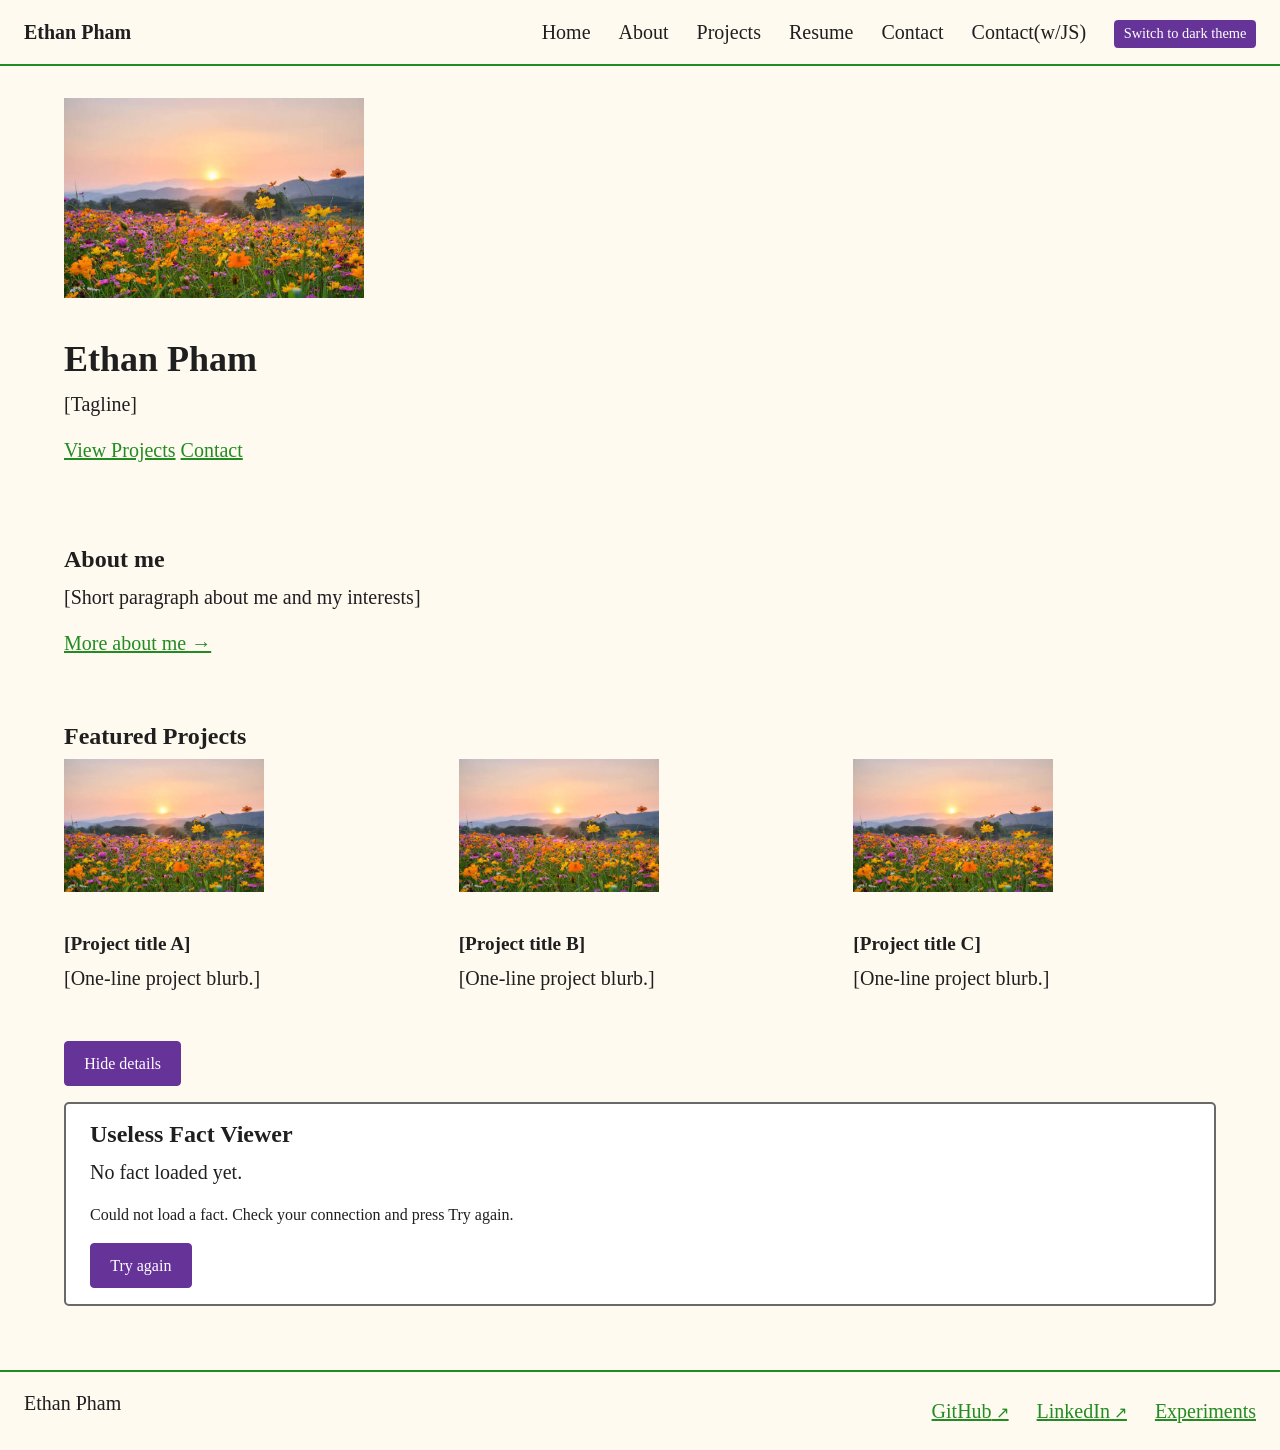
<file: index.html>
<!DOCTYPE html>
<html lang="en">
<head>
  <meta charset="UTF-8">
  <meta name="viewport" content="width=device-width, initial-scale=1.0">
  <meta name = "view-transition" content = "same-origin">
  <title>Ethan Pham — Home</title>
  <link rel="stylesheet" href="personal.css">
  <link rel="stylesheet" href="fact-viewer.css">
  <script> //Placeholder for third-party analytics script </script>
  <script src="theme.js"></script>
  <script src="fact-viewer.js" defer></script>
</head>
<body>
  <header>
    <a href="index.html">Ethan Pham</a>
    <nav>
      <ul>
        <li><a href="index.html">Home</a></li>
        <li><a href="about.html">About</a></li>
        <li><a href="projects.html">Projects</a></li>
        <li><a href="resume.html">Resume</a></li>
        <li><a href="form-no-js.html">Contact</a></li>
        <li><a href="form-with-js.html">Contact(w/JS)</a></li>
        <li id="theme-control" hidden><button type="button">Switch to dark theme</button></li>
      </ul>
    </nav>
  </header>

  <main>
    <section>
      <picture>
        <source srcset="images/placeholder.jpeg" media="(max-width: 600px)">
        <img src="images/placeholder.jpeg" alt="Headshot of me" width="300" height="900">
      </picture>
      <h1>Ethan Pham</h1>
      <p>[Tagline]</p>
      <p>
        <a href="projects.html">View Projects</a>
        <a href="form-with-js.html">Contact</a>
      </p>
    </section>

    <section>
        <h2>About me</h2>
        <p>[Short paragraph about me and my interests]</p>
        <a href="about.html">More about me →</a>
    </section>

    <section>
        <h2>Featured Projects</h2>
        <div>
          <article>
            <img src="images/placeholder.jpeg" alt="Screenshot of Project A" width="200" height="200">
            <h3>[Project title A]</h3>
            <p>[One-line project blurb.]</p>
          </article>
          <article>
            <img src="images/placeholder.jpeg" alt="Screenshot of Project B" width="200" height="200">
            <h3>[Project title B]</h3>
            <p>[One-line project blurb.]</p>
          </article>
          <article>
            <img src="images/placeholder.jpeg" alt="Screenshot of Project C" width="200" height="200">
            <h3>[Project title C]</h3>
            <p>[One-line project blurb.]</p>
          </article>
        </div>
    </section>


    <section>
      <button type="button" id="toggle-compact" hidden>Hide details</button>
      <fact-viewer><noscript>Enable JavaScript to load live facts for this widget.</noscript></fact-viewer>
    </section>
  </main>

  <footer>
    <p>Ethan Pham</p>
    <ul>
      <li><a href="https://github.com/">GitHub</a></li>
      <li><a href="https://linkedin.com/">LinkedIn</a></li>
      <li><a href="experiments.html">Experiments</a></li>
    </ul>
  </footer>

  <noscript>This site works without JavaScript.</noscript>
</body>
</html>
</file>
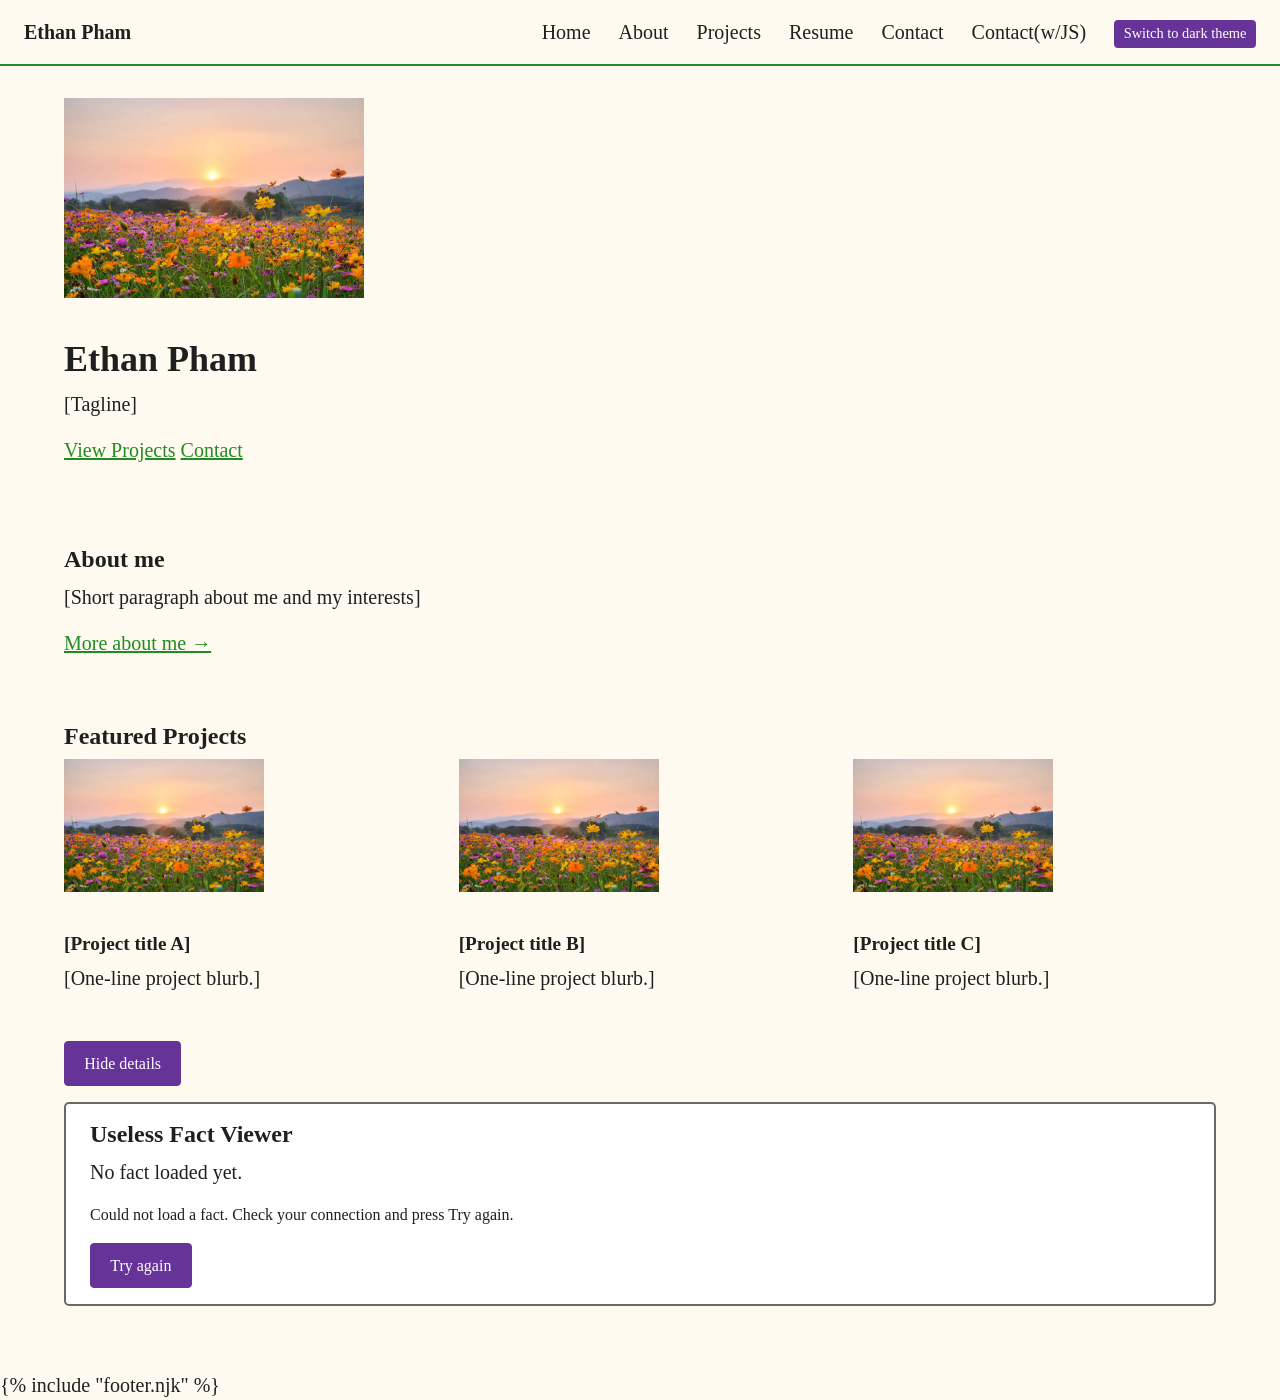
<file: ssg-exercise/index.html>
<!DOCTYPE html>
<html lang="en">
<head>
  <meta charset="UTF-8">
  <meta name="viewport" content="width=device-width, initial-scale=1.0">
  <meta name = "view-transition" content = "same-origin">
  <title>Ethan Pham — Home</title>
  <link rel="stylesheet" href="personal.css">
  <link rel="stylesheet" href="fact-viewer.css">
  <script> //Placeholder for third-party analytics script </script>
  <script src="theme.js"></script>
  <script src="fact-viewer.js" defer></script>
</head>
<body>
  <header>
    <a href="index.html">Ethan Pham</a>
    <nav>
      <ul>
        <li><a href="index.html">Home</a></li>
        <li><a href="about.html">About</a></li>
        <li><a href="projects.html">Projects</a></li>
        <li><a href="resume.html">Resume</a></li>
        <li><a href="form-no-js.html">Contact</a></li>
        <li><a href="form-with-js.html">Contact(w/JS)</a></li>
        <li id="theme-control" hidden><button type="button">Switch to dark theme</button></li>
      </ul>
    </nav>
  </header>

  <main>
    <section>
      <picture>
        <source srcset="images/placeholder.jpeg" media="(max-width: 600px)">
        <img src="images/placeholder.jpeg" alt="Headshot of me" width="300" height="900">
      </picture>
      <h1>Ethan Pham</h1>
      <p>[Tagline]</p>
      <p>
        <a href="projects.html">View Projects</a>
        <a href="form-with-js.html">Contact</a>
      </p>
    </section>

    <section>
        <h2>About me</h2>
        <p>[Short paragraph about me and my interests]</p>
        <a href="about.html">More about me →</a>
    </section>

    <section>
        <h2>Featured Projects</h2>
        <div>
          <article>
            <img src="images/placeholder.jpeg" alt="Screenshot of Project A" width="200" height="200">
            <h3>[Project title A]</h3>
            <p>[One-line project blurb.]</p>
          </article>
          <article>
            <img src="images/placeholder.jpeg" alt="Screenshot of Project B" width="200" height="200">
            <h3>[Project title B]</h3>
            <p>[One-line project blurb.]</p>
          </article>
          <article>
            <img src="images/placeholder.jpeg" alt="Screenshot of Project C" width="200" height="200">
            <h3>[Project title C]</h3>
            <p>[One-line project blurb.]</p>
          </article>
        </div>
    </section>


    <section>
      <button type="button" id="toggle-compact" hidden>Hide details</button>
      <fact-viewer><noscript>Enable JavaScript to load live facts for this widget.</noscript></fact-viewer>
    </section>
  </main>

  {% include "footer.njk" %}

  <noscript>This site works without JavaScript.</noscript>
</body>
</html>
</file>
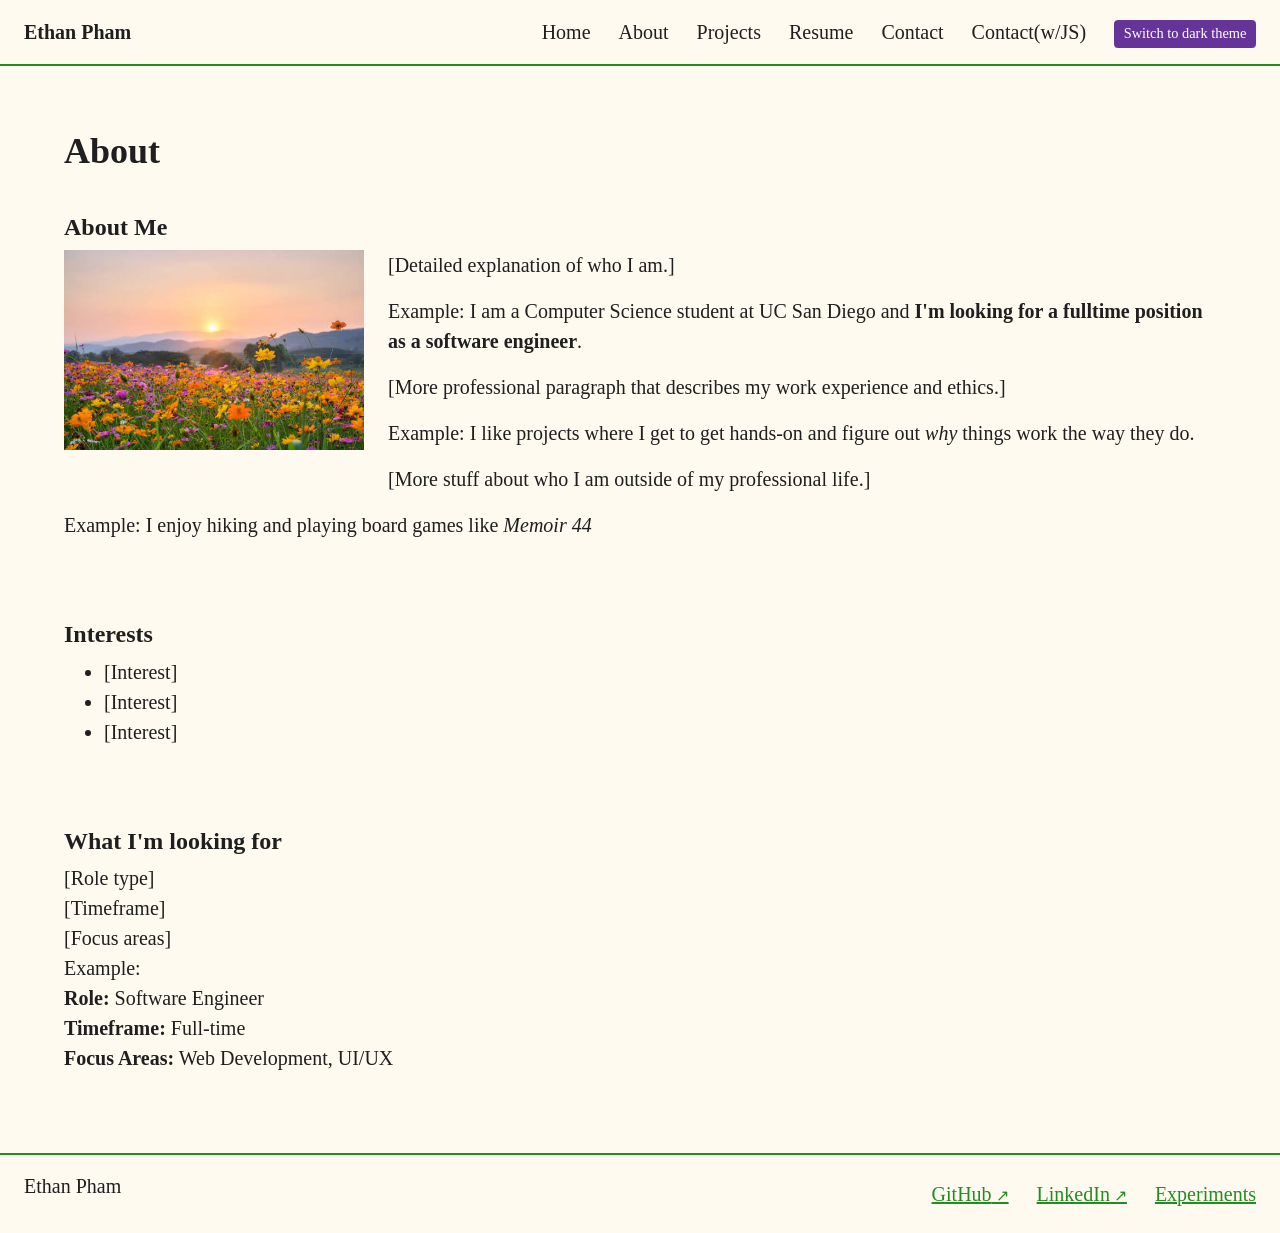
<file: about.html>
<!DOCTYPE html>
<html lang="en">
<head>
    <meta charset="UTF-8">
    <meta name="viewport" content="width=device-width, initial-scale=1.0">
    <meta name = "view-transition" content = "same-origin">
    <title>Ethan Pham — About Me</title>
    <link rel="stylesheet" href="personal.css">
    <script> //Placeholder for third-party analytics script </script>
    <script src="theme.js"></script>
</head>
<body>
  <header>
    <a href="index.html">Ethan Pham</a>
    <nav>
      <ul>
        <li><a href="index.html">Home</a></li>
        <li><a href="about.html">About</a></li>
        <li><a href="projects.html">Projects</a></li>
        <li><a href="resume.html">Resume</a></li>
        <li><a href="form-no-js.html">Contact</a></li>
        <li><a href="form-with-js.html">Contact(w/JS)</a></li>
        <li id="theme-control" hidden><button type="button">Switch to dark theme</button></li>
      </ul>
    </nav>
  </header>

  <main>
    <h1>About</h1>

    <section>
        <h2>About Me</h2>
        <img src="images/placeholder.jpeg" alt="another photo" width="300" height="300">
        <p>[Detailed explanation of who I am.]</p>
        <p>Example: I am a Computer Science student at UC San Diego and <strong>I'm looking for a fulltime position as a software engineer</strong>.</p>
        <p>[More professional paragraph that describes my work experience and ethics.]</p>
        <p>Example: I like projects where I get to get hands-on and figure out <em>why</em> things work the way they do.</p>
        <p>[More stuff about who I am outside of my professional life.]</p>
        <p>Example: I enjoy hiking and playing board games like <i>Memoir 44</i></p>
    </section>

    <section>
        <h2>Interests</h2>
        <ul>
            <li>[Interest]</li>
            <li>[Interest]</li>
            <li>[Interest]</li>
        </ul>
    </section>

    <section>
        <h2>What I'm looking for</h2>
        <p>
            <span>[Role type]</span><br>
            <span>[Timeframe]</span><br>
            <span>[Focus areas]</span><br>

            <span>Example: </span><br>
            <span><b>Role:</b> Software Engineer</span><br>
            <span><b>Timeframe:</b> Full-time</span><br>
            <span><b>Focus Areas:</b> Web Development, UI/UX</span><br>
        </p>
        </section>
  </main>

  <footer>
        <p>Ethan Pham</p>
        <ul>
        <li><a href="https://github.com/">GitHub</a></li>
        <li><a href="https://linkedin.com/">LinkedIn</a></li>
        <li><a href="experiments.html">Experiments</a></li>
        </ul>
  </footer>

  <noscript>This site works without JavaScript.</noscript>
</body>
</html>
</file>
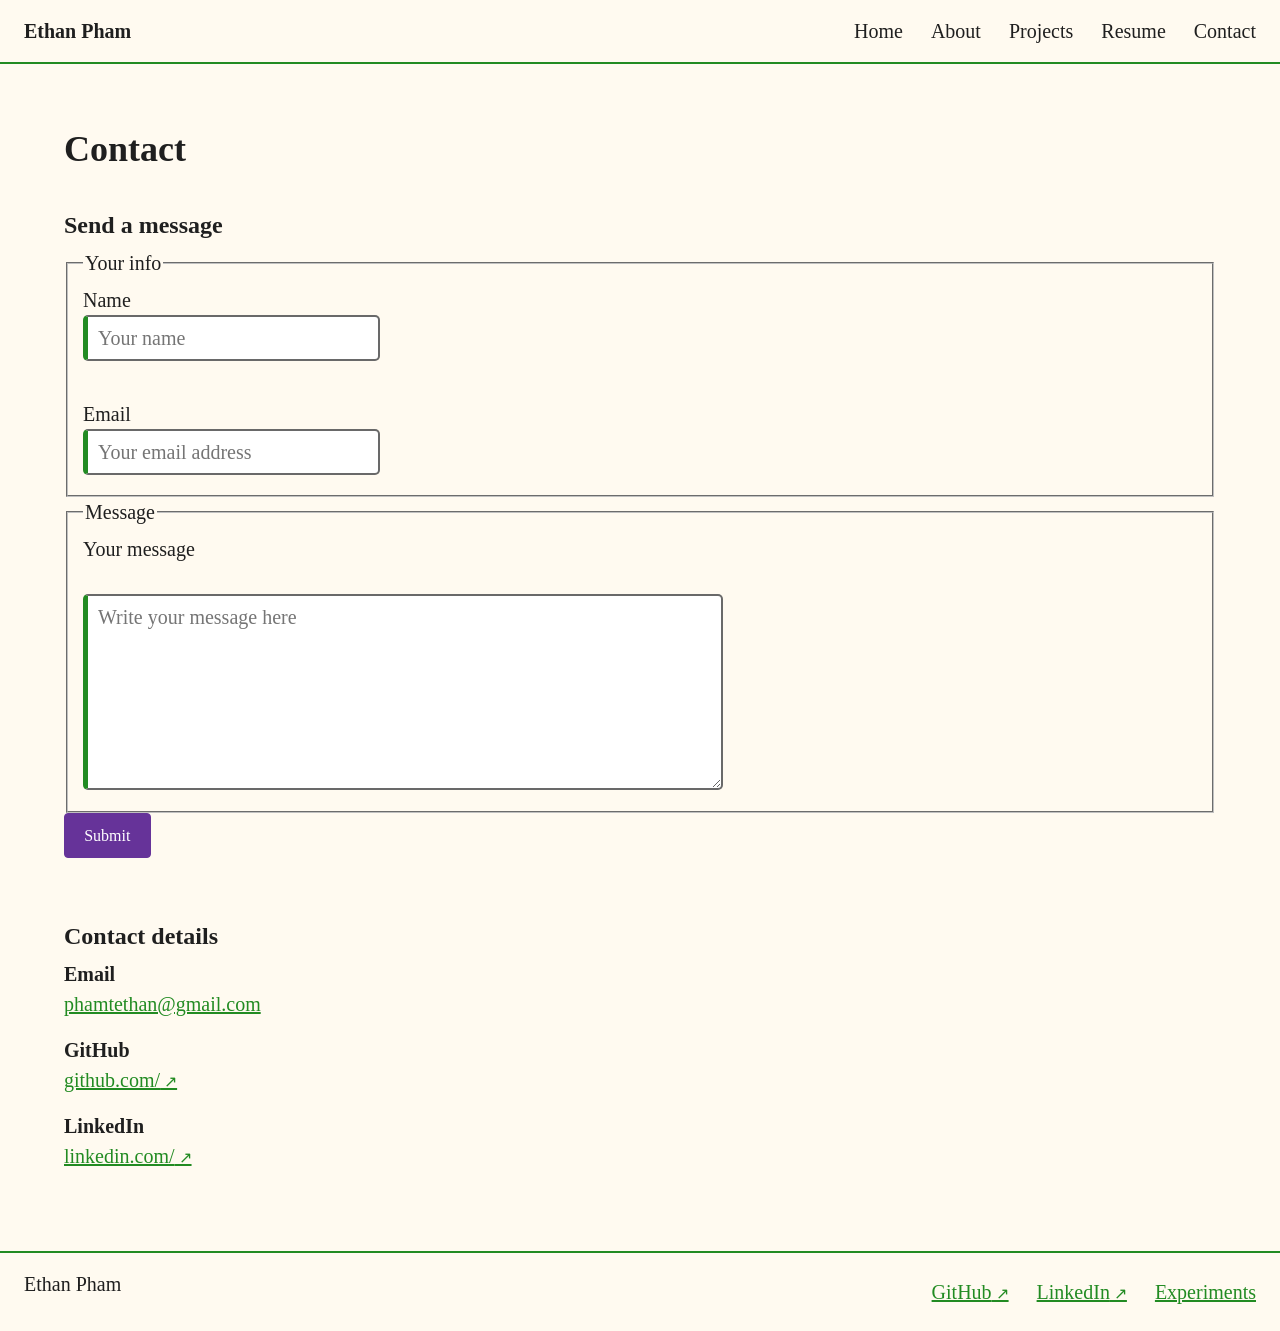
<file: contact.html>
<!DOCTYPE html>
<html lang="en">
<head>
  <meta charset="UTF-8">
  <meta name="viewport" content="width=device-width, initial-scale=1.0">
  <meta name = "view-transition" content = "same-origin">
  <title>Ethan Pham — Contact Me</title>
  <link rel="stylesheet" href="personal.css">
  <script> //Placeholder for third-party analytics script </script>
</head>
<body>
  <header>
    <a href="index.html">Ethan Pham</a>
    <nav>
      <ul>
        <li><a href="index.html">Home</a></li>
        <li><a href="about.html">About</a></li>
        <li><a href="projects.html">Projects</a></li>
        <li><a href="resume.html">Resume</a></li>
        <li><a href="contact.html">Contact</a></li>
      </ul>
    </nav>
  </header>

  <main>
    <h1>Contact</h1>

    <section>
      <h2>Send a message</h2>
      <form action="#" method="post">
        <fieldset>
          <legend>Your info</legend>
          <label for="name">Name</label>
          <input type="text" id="name" name="name" placeholder="Your name" required><br>
          <label for="email">Email</label>
          <input type="email" id="email" name="email" placeholder="Your email address" required>
        </fieldset>

        <fieldset>
          <legend>Message</legend>
          <label for="message">Your message</label><br>
          <textarea id="message" name="message" rows="6" cols="50" placeholder="Write your message here" required></textarea>
        </fieldset>

        <button type="button" commandfor="submit-dialog" command="show-modal">Submit</button>
      </form>
    </section>

    <section>
      <h2>Contact details</h2>
      <p><b>Email</b><br><a href="mailto:you@example.com">phamtethan@gmail.com</a></p>
      <p><b>GitHub</b><br><a href="https://github.com">github.com/</a></p>
      <p><b>LinkedIn</b><br><a href="https://linkedin.com">linkedin.com/</a></p>
    </section>
  </main>

  <footer>
    <p>Ethan Pham</p>
    <ul>
      <li><a href="https://github.com/">GitHub</a></li>
      <li><a href="https://linkedin.com/">LinkedIn</a></li>
      <li><a href="experiments.html">Experiments</a></li>
    </ul>
  </footer>

<dialog id="submit-dialog">
  <header>
    <h2> Message Sent!</h2>
    <button commandfor="submit-dialog" command="close" aria-label="Close">&times;</button>
  </header>
  <section>
    <h2>Thanks for the message!</h2>
    <p>Thanks! Your message has been sent.</p>
  </section>
  <footer>
    <button commandfor="submit-dialog" command = "close" class="primary">Close</button>
  </footer> 
</dialog>


  <noscript>This site works without JavaScript.</noscript>
</body>
</html>
</file>
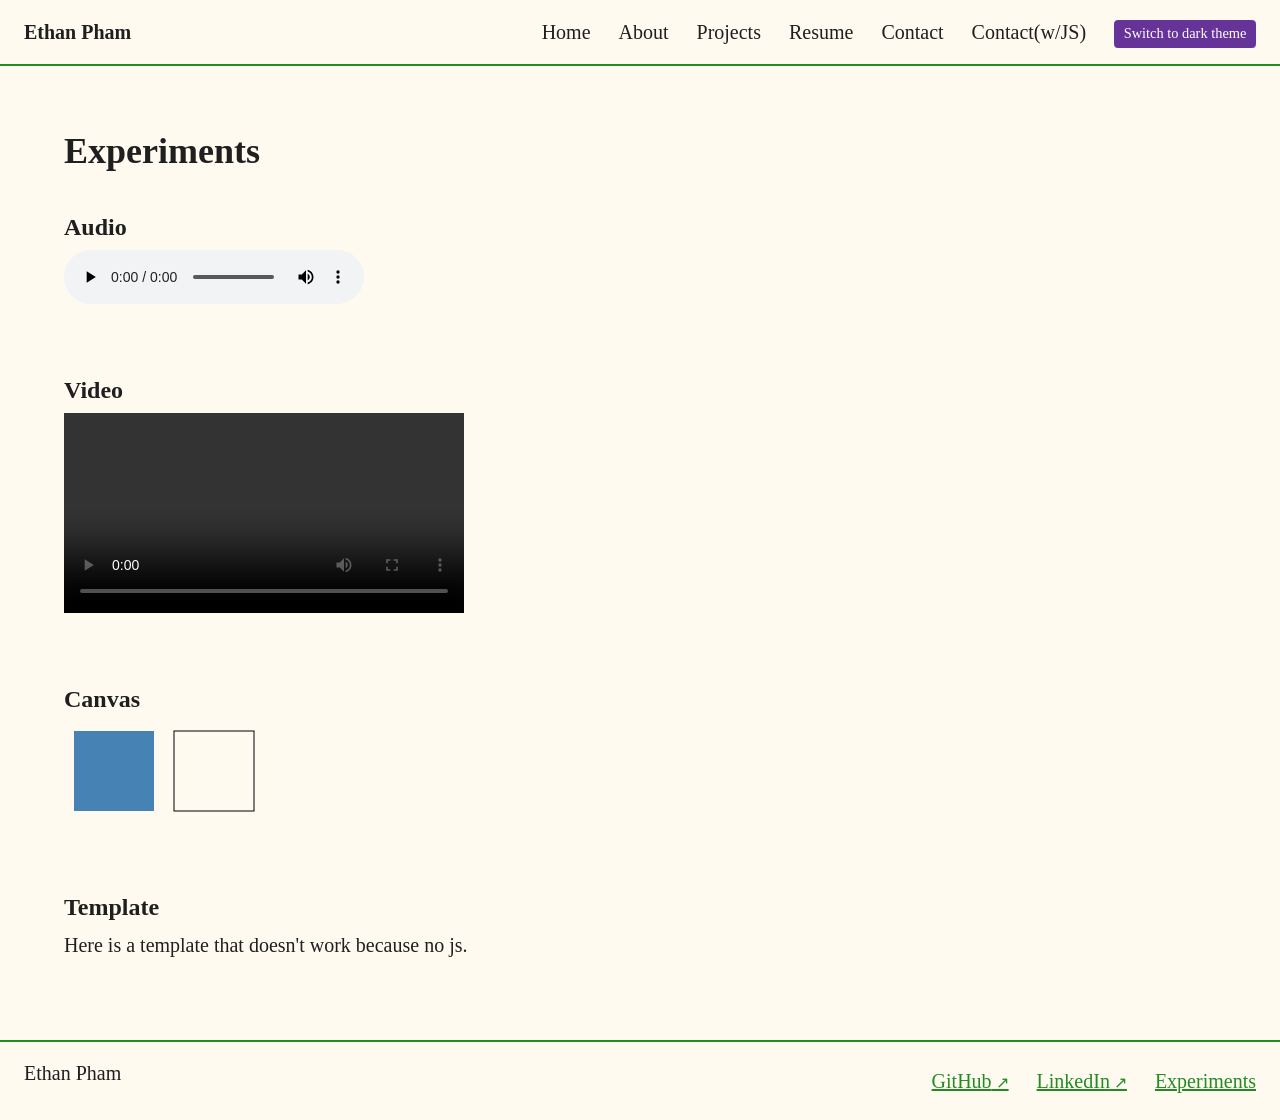
<file: experiments.html>
<!DOCTYPE html>
<html lang="en">
<head>
  <meta charset="UTF-8">
  <meta name="viewport" content="width=device-width, initial-scale=1.0">
  <meta name = "view-transition" content = "same-origin">
  <title>Ethan Pham — Experiments</title>
  <link rel="stylesheet" href="personal.css">
  <script> //Placeholder for third-party analytics script </script>
  <script src="theme.js"></script>
</head>
<body>
  <header>
    <a href="index.html">Ethan Pham</a>
    <nav>
      <ul>
        <li><a href="index.html">Home</a></li>
        <li><a href="about.html">About</a></li>
        <li><a href="projects.html">Projects</a></li>
        <li><a href="resume.html">Resume</a></li>
        <li><a href="form-no-js.html">Contact</a></li>
        <li><a href="form-with-js.html">Contact(w/JS)</a></li>
        <li id="theme-control" hidden><button type="button">Switch to dark theme</button></li>
      </ul>
    </nav>
  </header>

  <main>
     <h1>Experiments</h1>
     <section>
      <h2>Audio</h2>
      <audio controls>
        <source src="audio/oof.mp3" type="audio/mpeg">
        Your browser does not support the audio element.
      </audio>
     </section>

     <section>
      <h2>Video</h2>
      <video controls width="400" height="240">
        <source src="video/waterfall.mp4" type="video/mp4">
        Your browser does not support the video element.
      </video>
     </section>

     <section>
      <h2>Canvas</h2>
      <canvas id="demo-canvas" width="200" height="100">A simple canvas drawing.</canvas>
      <script>
        const ctx = document.getElementById("demo-canvas").getContext("2d");
        ctx.fillStyle = "steelblue";
        ctx.fillRect(10, 10, 80, 80);
        ctx.strokeStyle = "black";
        ctx.strokeRect(110, 10, 80, 80);
      </script>
     </section>

     <section>
      <h2>Template</h2>
      <p>Here is a template that doesn't work because no js.</p>
      <template id="project-card-template">
        <article>
          <h3>Project title</h3>
          <p>Project summary.</p>
        </article>
      </template>
    </section>
  </main>

  <footer>
    <p>Ethan Pham</p>
    <ul>
      <li><a href="https://github.com/">GitHub</a></li>
      <li><a href="https://linkedin.com/">LinkedIn</a></li>
      <li><a href="experiments.html">Experiments</a></li>
    </ul>
  </footer>

  <noscript>This site works without JavaScript.</noscript>
</body>
</html>
</file>
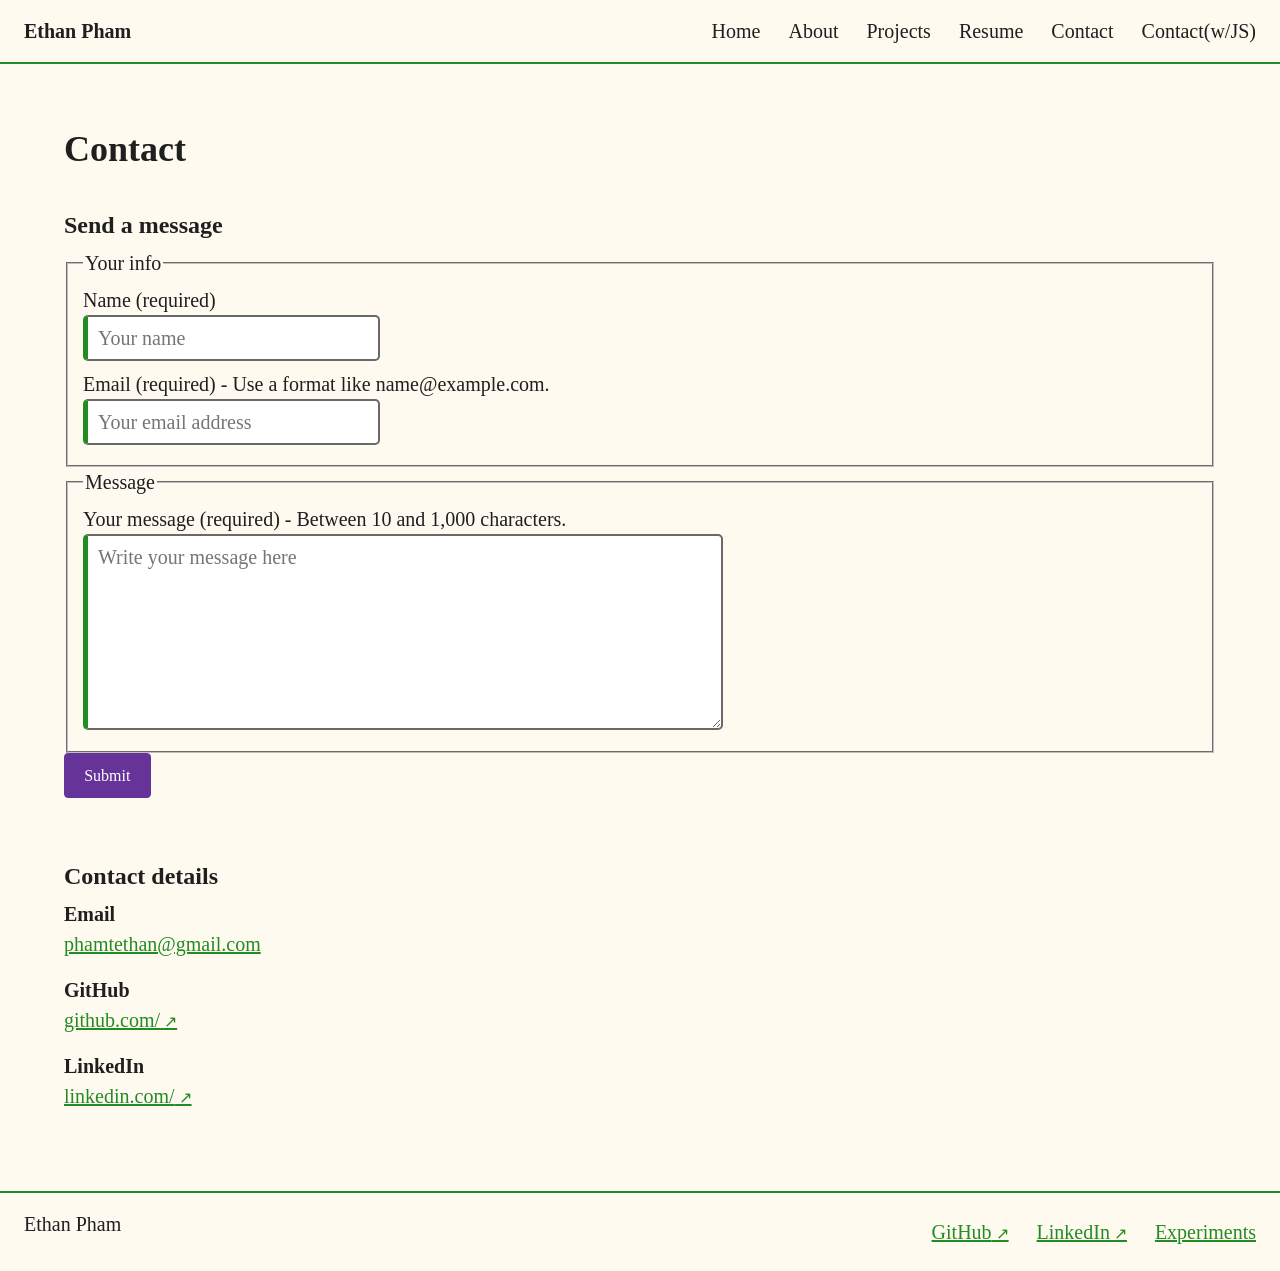
<file: form-no-js.html>
<!DOCTYPE html>
<html lang="en">
<head>
  <meta charset="UTF-8">
  <meta name="viewport" content="width=device-width, initial-scale=1.0">
  <meta name = "view-transition" content = "same-origin">
  <title>Ethan Pham — Contact Me</title>
  <link rel="stylesheet" href="personal.css">
  <script> //Placeholder for third-party analytics script </script>
</head>
<body>
  <header>
    <a href="index.html">Ethan Pham</a>
    <nav>
      <ul>
        <li><a href="index.html">Home</a></li>
        <li><a href="about.html">About</a></li>
        <li><a href="projects.html">Projects</a></li>
        <li><a href="resume.html">Resume</a></li>
        <li><a href="form-no-js.html">Contact</a></li>
        <li><a href="form-with-js.html">Contact(w/JS)</a></li>
      </ul>
    </nav>
  </header>

  <main>
    <h1>Contact</h1>

    <section>
      <h2>Send a message</h2>
      <form action="https://httpbin.org/post" method="post">
        <input type="hidden" name="possible_bot" value="true">

        <fieldset>
          <legend>Your info</legend>
          <label for="name">Name (required)</label>
          <input type="text" id="name" name="name" autocomplete="name" placeholder="Your name" required minlength="1" maxlength="100">
          <label for="email">Email (required) - Use a format like name@example.com.</label>
          <input type="email" id="email" name="email" autocomplete="email" placeholder="Your email address" required>
        </fieldset>

        <fieldset>
          <legend>Message</legend>
          <label for="comments">Your message (required) - Between 10 and 1,000 characters.</label>
          <textarea id="comments" name="comments" rows="6" cols="50" placeholder="Write your message here" required minlength="10" maxlength="1000"></textarea>
        </fieldset>

        <button type="submit">Submit</button>
      </form>
    </section>

    <section>
      <h2>Contact details</h2>
      <p><b>Email</b><br><a href="mailto:phamtethan@gmail.com">phamtethan@gmail.com</a></p>
      <p><b>GitHub</b><br><a href="https://github.com">github.com/</a></p>
      <p><b>LinkedIn</b><br><a href="https://linkedin.com">linkedin.com/</a></p>
    </section>
  </main>

  <footer>
    <p>Ethan Pham</p>
    <ul>
      <li><a href="https://github.com/">GitHub</a></li>
      <li><a href="https://linkedin.com/">LinkedIn</a></li>
      <li><a href="experiments.html">Experiments</a></li>
    </ul>
  </footer>

  <noscript>This site works without JavaScript.</noscript>
</body>
</html>
</file>
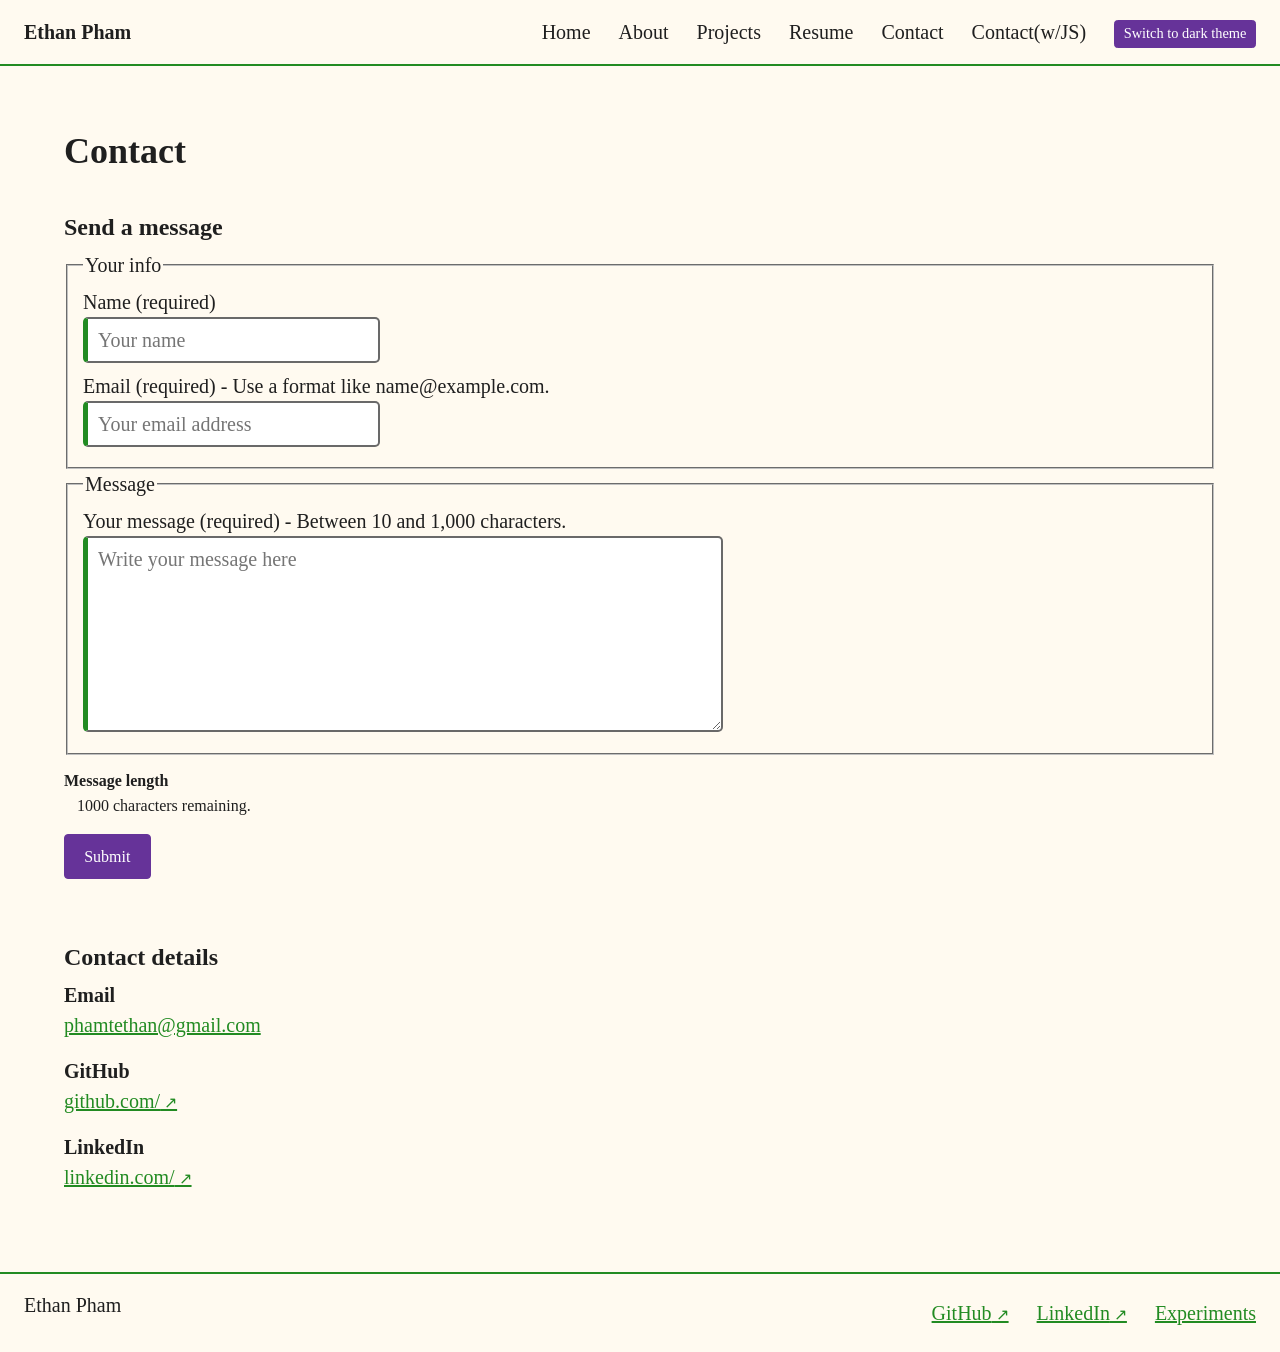
<file: form-with-js.html>
<!DOCTYPE html>
<html lang="en">
<head>
  <meta charset="UTF-8">
  <meta name="viewport" content="width=device-width, initial-scale=1.0">
  <meta name = "view-transition" content = "same-origin">
  <title>Ethan Pham — Contact Me</title>
  <link rel="stylesheet" href="personal.css">
  <script> //Placeholder for third-party analytics script </script>
  <script src="theme.js"></script>
  <script src="form.js" defer></script>
</head>
<body>
  <header>
    <a href="index.html">Ethan Pham</a>
    <nav>
      <ul>
        <li><a href="index.html">Home</a></li>
        <li><a href="about.html">About</a></li>
        <li><a href="projects.html">Projects</a></li>
        <li><a href="resume.html">Resume</a></li>
        <li><a href="form-no-js.html">Contact</a></li>
        <li><a href="form-with-js.html">Contact(w/JS)</a></li>
        <li id="theme-control" hidden><button type="button">Switch dark/light</button></li>
      </ul>
    </nav>
  </header>

  <main>
    <h1>Contact</h1>

    <section>
      <h2>Send a message</h2>
      <form action="https://httpbin.org/post" method="post">
        <input type="hidden" name="possible_bot" value="true">
        <input type="hidden" id="form-errors" name="form-errors" value="[]">

        <fieldset>
          <legend>Your info</legend>
          <label for="name">Name (required)</label>
          <input type="text" id="name" name="name" autocomplete="name" placeholder="Your name" required minlength="1" maxlength="100" aria-describedby="name-error">
          <label for="email">Email (required) - Use a format like name@example.com.</label>
          <input type="email" id="email" name="email" autocomplete="email" placeholder="Your email address" required aria-describedby="email-error">
        </fieldset>

        <fieldset>
          <legend>Message</legend>
          <label for="comments">Your message (required) - Between 10 and 1,000 characters.</label>
          <textarea id="comments" name="comments" rows="6" cols="50" placeholder="Write your message here" required minlength="10" maxlength="1000" aria-describedby="comments-info comments-error"></textarea>
        </fieldset>

        <!-- Both message areas are filled in by form.js and stay hidden without JavaScript -->
        <div id="form-errors-area" aria-live="polite" hidden>
          <h3 hidden>Errors to fix</h3>
          <ul id="error-list">
            <li id="name-error" hidden></li>
            <li id="email-error" hidden></li>
            <li id="comments-error" hidden></li>
          </ul>
        </div>

        <div id="form-info-area" hidden>
          <h3>Message length</h3>
          <p id="comments-info"></p>
        </div>

        <button type="submit">Submit</button>
      </form>
    </section>

    <section>
      <h2>Contact details</h2>
      <p><b>Email</b><br><a href="mailto:phamtethan@gmail.com">phamtethan@gmail.com</a></p>
      <p><b>GitHub</b><br><a href="https://github.com">github.com/</a></p>
      <p><b>LinkedIn</b><br><a href="https://linkedin.com">linkedin.com/</a></p>
    </section>
  </main>

  <footer>
    <p>Ethan Pham</p>
    <ul>
      <li><a href="https://github.com/">GitHub</a></li>
      <li><a href="https://linkedin.com/">LinkedIn</a></li>
      <li><a href="experiments.html">Experiments</a></li>
    </ul>
  </footer>

  <noscript>This site works without JavaScript.</noscript>
</body>
</html>
</file>
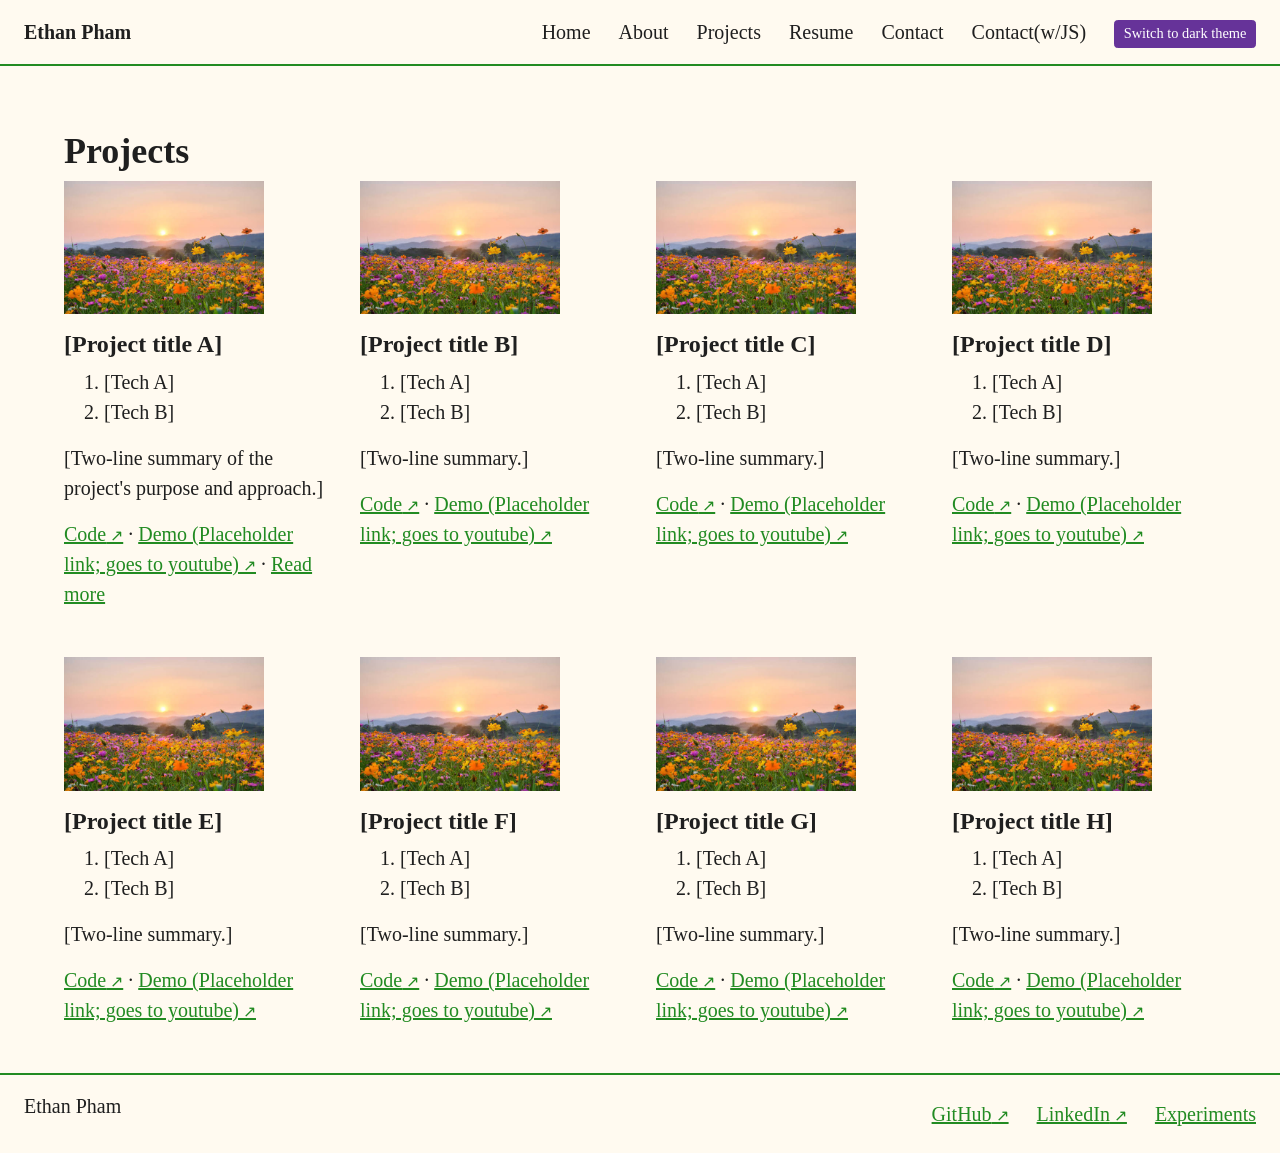
<file: projects.html>
<!DOCTYPE html>
<html lang="en">
<head>
  <meta charset="UTF-8">
  <meta name="viewport" content="width=device-width, initial-scale=1.0">
  <meta name = "view-transition" content = "same-origin">
  <title>Ethan Pham — Projects</title>
  <link rel="stylesheet" href="personal.css">
  <script> //Placeholder for third-party analytics script </script>
  <script src="theme.js"></script>
</head>
<body>
  <header>
    <a href="index.html">Ethan Pham</a>
    <nav>
      <ul>
        <li><a href="index.html">Home</a></li>
        <li><a href="about.html">About</a></li>
        <li><a href="projects.html">Projects</a></li>
        <li><a href="resume.html">Resume</a></li>
        <li><a href="form-no-js.html">Contact</a></li>
        <li><a href="form-with-js.html">Contact(w/JS)</a></li>
        <li id="theme-control" hidden><button type="button">Switch to dark theme</button></li>
      </ul>
    </nav>
  </header>

  <main>
    <h1>Projects</h1>

    <div>
      <article>
        <img src="images/placeholder.jpeg" alt="Screenshot of Project A" width="200" height="120">
        <h2>[Project title A]</h2>
        <ol>
          <li>[Tech A]</li>
          <li>[Tech B]</li>
        </ol>
        <p>[Two-line summary of the project's purpose and approach.]</p>
        <p>
          <a href="https://github.com/">Code</a> ·
          <a href="https://youtube.com/">Demo (Placeholder link; goes to youtube)</a> ·
          <a href="projectdetails/projectdetailsa.html">Read more</a>
        </p>
      </article>

      <article>
        <img src="images/placeholder.jpeg" alt="Screenshot of Project B" width="200" height="120">
        <h2>[Project title B]</h2>
        <ol>
          <li>[Tech A]</li>
          <li>[Tech B]</li>
        </ol>
        <p>[Two-line summary.]</p>
        <p>
          <a href="https://github.com/">Code</a> ·
          <a href="https://youtube.com/">Demo (Placeholder link; goes to youtube)</a>
        </p>
      </article>

      <article>
        <img src="images/placeholder.jpeg" alt="Screenshot of Project C" width="200" height="120">
        <h2>[Project title C]</h2>
        <ol>
          <li>[Tech A]</li>
          <li>[Tech B]</li>
        </ol>
        <p>[Two-line summary.]</p>
        <p>
          <a href="https://github.com/">Code</a> ·
          <a href="https://youtube.com/">Demo (Placeholder link; goes to youtube)</a>
        </p>
      </article>

      <article>
        <img src="images/placeholder.jpeg" alt="Screenshot of Project D" width="200" height="120">
        <h2>[Project title D]</h2>
        <ol>
          <li>[Tech A]</li>
          <li>[Tech B]</li>
        </ol>
        <p>[Two-line summary.]</p>
        <p>
          <a href="https://github.com/">Code</a> ·
          <a href="https://youtube.com/">Demo (Placeholder link; goes to youtube)</a>
        </p>
      </article>

      <article>
        <img src="images/placeholder.jpeg" alt="Screenshot of Project E" width="200" height="120">
        <h2>[Project title E]</h2>
        <ol>
          <li>[Tech A]</li>
          <li>[Tech B]</li>
        </ol>
        <p>[Two-line summary.]</p>
        <p>
          <a href="https://github.com/">Code</a> ·
          <a href="https://youtube.com/">Demo (Placeholder link; goes to youtube)</a>
        </p>
      </article>

      <article>
        <img src="images/placeholder.jpeg" alt="Screenshot of Project F" width="200" height="120">
        <h2>[Project title F]</h2>
        <ol>
          <li>[Tech A]</li>
          <li>[Tech B]</li>
        </ol>
        <p>[Two-line summary.]</p>
        <p>
          <a href="https://github.com/">Code</a> ·
          <a href="https://youtube.com/">Demo (Placeholder link; goes to youtube)</a>
        </p>
      </article>

      <article>
        <img src="images/placeholder.jpeg" alt="Screenshot of Project G" width="200" height="120">
        <h2>[Project title G]</h2>
        <ol>
          <li>[Tech A]</li>
          <li>[Tech B]</li>
        </ol>
        <p>[Two-line summary.]</p>
        <p>
          <a href="https://github.com/">Code</a> ·
          <a href="https://youtube.com/">Demo (Placeholder link; goes to youtube)</a>
        </p>
      </article>

      <article>
        <img src="images/placeholder.jpeg" alt="Screenshot of Project H" width="200" height="120">
        <h2>[Project title H]</h2>
        <ol>
          <li>[Tech A]</li>
          <li>[Tech B]</li>
        </ol>
        <p>[Two-line summary.]</p>
        <p>
          <a href="https://github.com/">Code</a> ·
          <a href="https://youtube.com/">Demo (Placeholder link; goes to youtube)</a>
        </p>
      </article>
    </div>
  </main>

  <footer>
    <p>Ethan Pham</p>
    <ul>
      <li><a href="https://github.com/">GitHub</a></li>
      <li><a href="https://linkedin.com/">LinkedIn</a></li>
      <li><a href="experiments.html">Experiments</a></li>
    </ul>
  </footer>

  <noscript>This site works without JavaScript.</noscript>
</body>
</html>
</file>
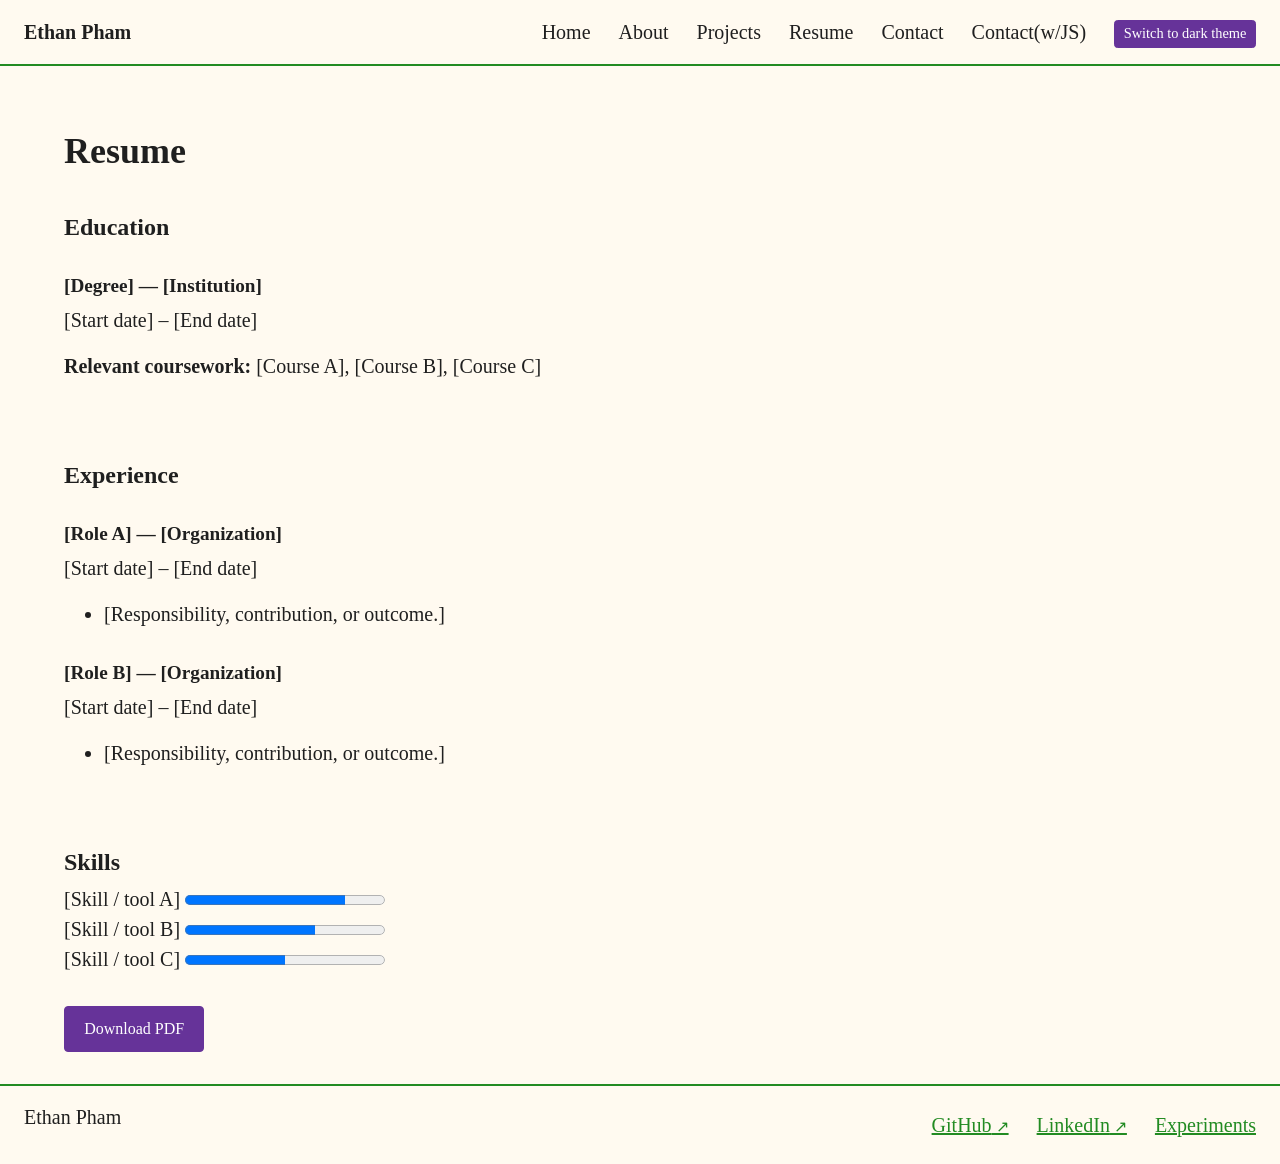
<file: resume.html>
<!DOCTYPE html>
<html lang="en">
<head>
  <meta charset="UTF-8">
  <meta name="viewport" content="width=device-width, initial-scale=1.0">
  <meta name = "view-transition" content = "same-origin">
  <title>Ethan Pham — Resume</title>
  <link rel="stylesheet" href="personal.css">
  <script> //Placeholder for third-party analytics script </script>
  <script src="theme.js"></script>
</head>
<body>
  <header>
    <a href="index.html">Ethan Pham</a>
    <nav>
      <ul>
        <li><a href="index.html">Home</a></li>
        <li><a href="about.html">About</a></li>
        <li><a href="projects.html">Projects</a></li>
        <li><a href="resume.html">Resume</a></li>
        <li><a href="form-no-js.html">Contact</a></li>
        <li><a href="form-with-js.html">Contact(w/JS)</a></li>
        <li id="theme-control" hidden><button type="button">Switch to dark theme</button></li>
      </ul>
    </nav>
  </header>

  <main>
    <h1>Resume</h1>

    <section>
      <h2>Education</h2>
      <h3>[Degree] — [Institution]</h3>
      <p>[Start date] – [End date]</p>
      <p><b>Relevant coursework:</b> [Course A], [Course B], [Course C]</p>
    </section>

    <section>
      <h2>Experience</h2>
      <h3>[Role A] — [Organization]</h3>
      <p>[Start date] – [End date]</p>
      <ul>
        <li>[Responsibility, contribution, or outcome.]</li>
      </ul>

      <h3>[Role B] — [Organization]</h3>
      <p>[Start date] – [End date]</p>
      <ul>
        <li>[Responsibility, contribution, or outcome.]</li>
      </ul>
    </section>

    <section>
      <h2>Skills</h2>
      <label for="skill-a">[Skill / tool A]</label>
      <progress id="skill-a" value="80" max="100">80%</progress><br>
      <label for="skill-b">[Skill / tool B]</label>
      <progress id="skill-b" value="65" max="100">65%</progress><br>
      <label for="skill-c">[Skill / tool C]</label>
      <progress id="skill-c" value="50" max="100">50%</progress>
    </section>

    <button type="button">Download PDF</button>
  </main>

  <footer>
    <p>Ethan Pham</p>
    <ul>
      <li><a href="https://github.com/">GitHub</a></li>
      <li><a href="https://linkedin.com/">LinkedIn</a></li>
      <li><a href="experiments.html">Experiments</a></li>
    </ul>
  </footer>

  <noscript>This site works without JavaScript.</noscript>
</body>
</html>
</file>
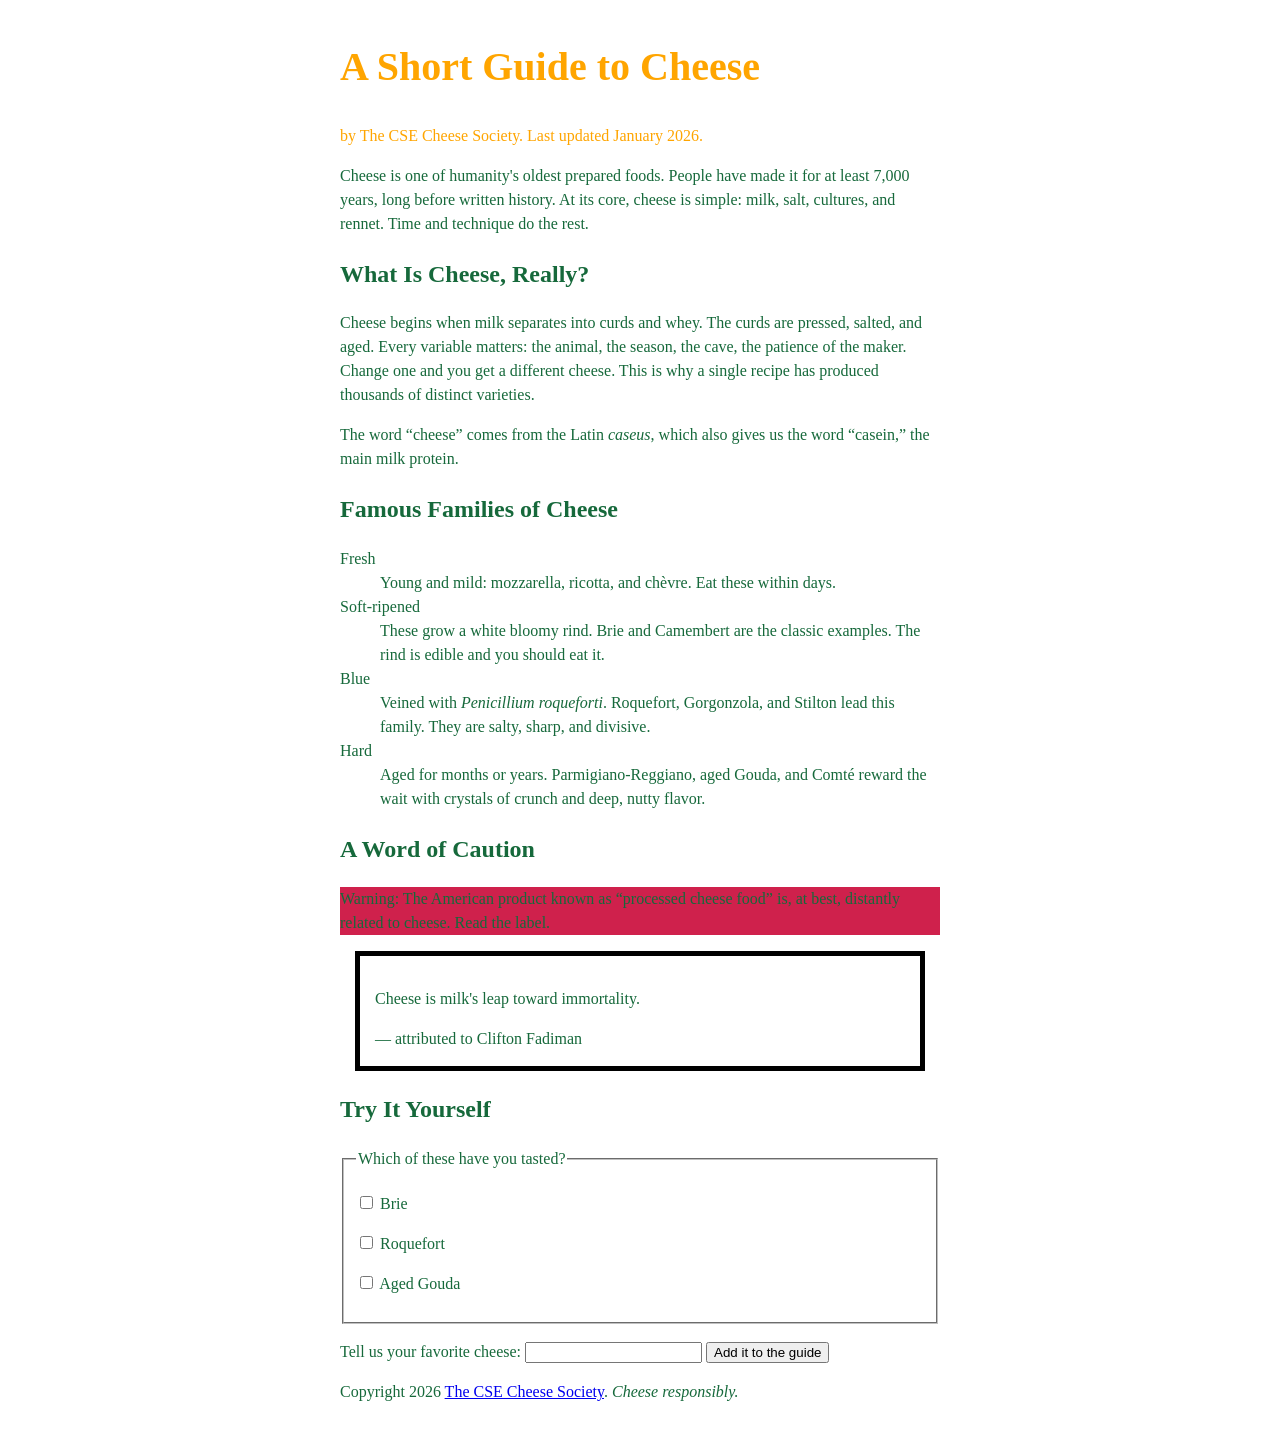
<file: part1/cheese.html>
<!DOCTYPE html>
<html lang="en">
<head>
  <meta charset="UTF-8">
  <meta name="viewport" content="width=device-width, initial-scale=1">
  <title>A Short Guide to Cheese</title>
  <link rel="stylesheet" href="cheese.css">
</head>
<body>
  <header>
    <h1>A Short Guide to Cheese</h1>
    <p>by The CSE Cheese Society. Last updated <time datetime="2026-01">January 2026</time>.</p>
  </header>

  <main>
    <article>
      <p>Cheese is one of humanity's oldest prepared foods. People have made
      it for at least 7,000 years, long before written history. At its core,
      cheese is simple: milk, salt, cultures, and rennet. Time and technique
      do the rest.</p>

      <section>
        <h2>What Is Cheese, Really?</h2>
        <p>Cheese begins when milk separates into curds and whey. The curds
        are pressed, salted, and aged. Every variable matters: the animal,
        the season, the cave, the patience of the maker. Change one and you
        get a different cheese. This is why a single recipe has produced
        thousands of distinct varieties.</p>
        <p>The word <q>cheese</q> comes from the Latin
        <span class="latin" lang="la">caseus</span>, which also gives us the word
        <q>casein,</q> the main milk protein.</p>
      </section>

      <section>
        <h2>Famous Families of Cheese</h2>

        <dl>
          <dt>Fresh</dt>
          <dd>Young and mild: mozzarella, ricotta, and
          <span lang="fr">chèvre</span>. Eat these within days.</dd>

          <dt>Soft-ripened</dt>
          <dd>These grow a white bloomy rind. Brie and Camembert are the
          classic examples. The rind is edible and you should eat it.</dd>

          <dt>Blue</dt>
          <dd>Veined with <span class="latin" lang="la">Penicillium
          roqueforti</span>. Roquefort, Gorgonzola, and Stilton lead this
          family. They are salty, sharp, and divisive.</dd>

          <dt>Hard</dt>
          <dd>Aged for months or years. Parmigiano-Reggiano, aged Gouda,
          and <span lang="fr">Comté</span> reward the wait with crystals
          of crunch and deep, nutty flavor.</dd>
        </dl>
      </section>

      <section>
        <h2>A Word of Caution</h2>
        <p id="warning">Warning: The American product known as
        <q>processed cheese food</q> is, at best, distantly related to
        cheese. Read the label.</p>

        <blockquote>
          <p>Cheese is milk's leap toward immortality.</p>
          <footer>— attributed to Clifton Fadiman</footer>
        </blockquote>
      </section>

      <section>
        <h2>Try It Yourself</h2>
        <form>
          <fieldset>
            <legend>Which of these have you tasted?</legend>
            <p><input type="checkbox" id="c-brie" name="tasted" value="brie">
               <label for="c-brie">Brie</label></p>
            <p><input type="checkbox" id="c-roquefort" name="tasted" value="roquefort">
               <label for="c-roquefort">Roquefort</label></p>
            <p><input type="checkbox" id="c-gouda" name="tasted" value="gouda">
               <label for="c-gouda">Aged Gouda</label></p>
          </fieldset>
          <p>
            <label for="fav">Tell us your favorite cheese:</label>
            <input type="text" id="fav" name="favorite">
            <button type="submit">Add it to the guide</button>
          </p>
        </form>
      </section>
    </article>
  </main>
  <footer>
    <p>Copyright 2026 <a href="https://example.com/cheese-society">The CSE
    Cheese Society</a>. <em>Cheese responsibly.</em></p>
  </footer>
</body>
</html>
</file>
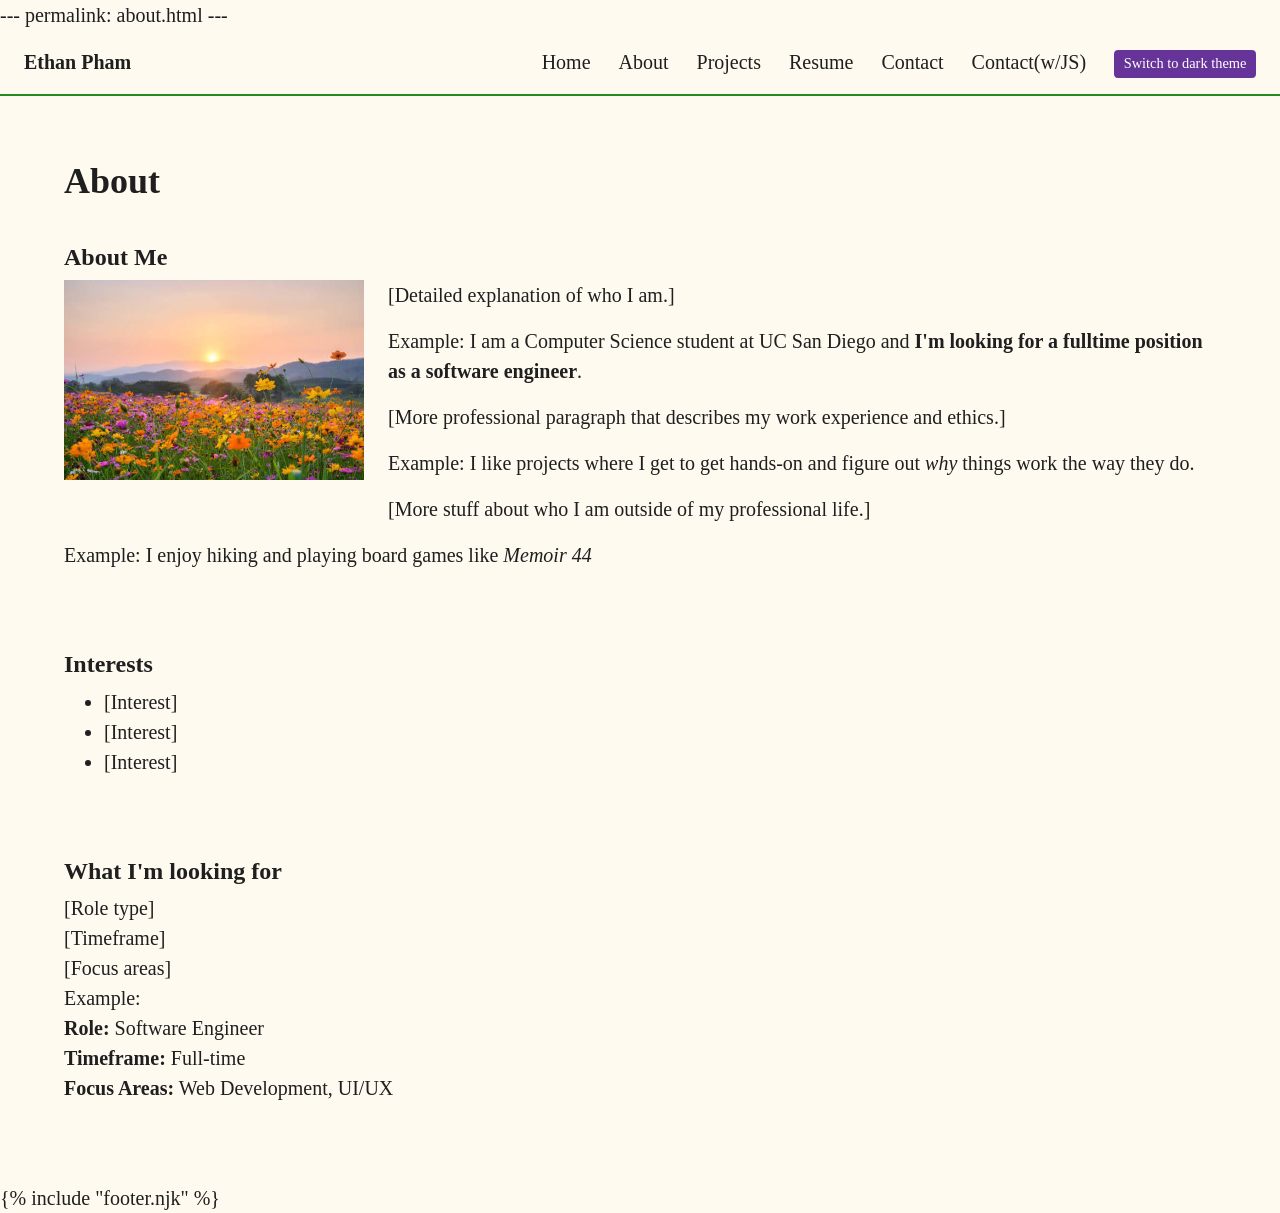
<file: ssg-exercise/about.html>
---
permalink: about.html
---
<!DOCTYPE html>
<html lang="en">
<head>
    <meta charset="UTF-8">
    <meta name="viewport" content="width=device-width, initial-scale=1.0">
    <meta name = "view-transition" content = "same-origin">
    <title>Ethan Pham — About Me</title>
    <link rel="stylesheet" href="personal.css">
    <script> //Placeholder for third-party analytics script </script>
    <script src="theme.js"></script>
</head>
<body>
  <header>
    <a href="index.html">Ethan Pham</a>
    <nav>
      <ul>
        <li><a href="index.html">Home</a></li>
        <li><a href="about.html">About</a></li>
        <li><a href="projects.html">Projects</a></li>
        <li><a href="resume.html">Resume</a></li>
        <li><a href="form-no-js.html">Contact</a></li>
        <li><a href="form-with-js.html">Contact(w/JS)</a></li>
        <li id="theme-control" hidden><button type="button">Switch to dark theme</button></li>
      </ul>
    </nav>
  </header>

  <main>
    <h1>About</h1>

    <section>
        <h2>About Me</h2>
        <img src="images/placeholder.jpeg" alt="another photo" width="300" height="300">
        <p>[Detailed explanation of who I am.]</p>
        <p>Example: I am a Computer Science student at UC San Diego and <strong>I'm looking for a fulltime position as a software engineer</strong>.</p>
        <p>[More professional paragraph that describes my work experience and ethics.]</p>
        <p>Example: I like projects where I get to get hands-on and figure out <em>why</em> things work the way they do.</p>
        <p>[More stuff about who I am outside of my professional life.]</p>
        <p>Example: I enjoy hiking and playing board games like <i>Memoir 44</i></p>
    </section>

    <section>
        <h2>Interests</h2>
        <ul>
            <li>[Interest]</li>
            <li>[Interest]</li>
            <li>[Interest]</li>
        </ul>
    </section>

    <section>
        <h2>What I'm looking for</h2>
        <p>
            <span>[Role type]</span><br>
            <span>[Timeframe]</span><br>
            <span>[Focus areas]</span><br>

            <span>Example: </span><br>
            <span><b>Role:</b> Software Engineer</span><br>
            <span><b>Timeframe:</b> Full-time</span><br>
            <span><b>Focus Areas:</b> Web Development, UI/UX</span><br>
        </p>
        </section>
  </main>

  {% include "footer.njk" %}

  <noscript>This site works without JavaScript.</noscript>
</body>
</html>
</file>
<file: personal.css>
:root {
    /* light theme (default, also used when JavaScript is off) */
    color-scheme: light;
    --color-accent: forestgreen;
    --color-button: rebeccapurple;
    --color-button-text: white;
    --color-bg: floralwhite;
    --color-text: #1f1f1f;
    --color-surface: white;
    --color-border: dimgray;
    --color-error: firebrick;
    --color-valid: forestgreen;
    --color-warning: darkorange;
    --font-body: "Times New Roman", Times, Georgia, serif;
    --content-width: 72rem;
    --nav-gap: 1.75rem;
    --space: 2rem;
}

/* dark theme: theme.js sets data-theme="dark" on the html element */
:root[data-theme="dark"] {
    color-scheme: dark;
    --color-accent: #7fd47f;
    --color-button: #b9a3f0;
    --color-button-text: #1b1a17;
    --color-bg: #1b1a17;
    --color-text: #f2ede3;
    --color-surface: #2a2824;
    --color-border: #a8a39a;
    --color-error: #ff8a80;
    --color-valid: #7fd47f;
    --color-warning: #ffb74d;
}

/* pass the site theme colors to the fact viewer component */
fact-viewer {
    --fact-viewer-background: var(--color-surface);
    --fact-viewer-text: var(--color-text);
    --fact-viewer-border: var(--color-border);
}

/* top header - not the dialog’s header on contact.html */
body > header {
    display: flex;
    justify-content: space-between;
    align-items: center;
    padding: 1rem 1.5rem;
    border-bottom: 2px solid var(--color-accent);
}

/* top left name link */
body > header > a {
    font-weight: 700;
    text-decoration: none;
    color: inherit;
}

/* header navigation */
nav ul {
    display: flex;
    align-items: center;
    gap: var(--nav-gap);
    list-style: none;
    margin: 0;
    padding: 0;
}

/* common footer */
body > footer {
    display: flex;
    justify-content: space-between;
    align-items: center;
    padding: 1rem 1.5rem;
    border-top: 2px solid var(--color-accent);
}

/* footer navigation */
body > footer > ul {
    display: flex;
    gap: var(--nav-gap);
    list-style: none;
    margin: 0;
    padding: 0;
}

/* shared heading spacing and line height */
h1, h2, h3 {
  line-height: 1.2;    
  margin-top: var(--space);    
  margin-bottom: 0.5rem; 
}

/* custom heading size*/
h1 {
    font-size: 2.25rem;
}

h2 {
    font-size: 1.5rem;
}

h3 {
    font-size: 1.2rem;
}

/* body*/
body {
    font-family: var(--font-body);
    font-size: 1.25rem;
    line-height: 1.5;
    color: var(--color-text);
    background: var(--color-bg);
    margin: 0;
}

/* centered content */
main {
    max-width: var(--content-width);
    margin: 0 auto;
    padding: var(--space) 1.5rem;
}

/* item spacing */
p, ul, ol {
    margin-top: 0;
    margin-bottom: 1rem;
}

/* section spacing */
section {
    margin-bottom: var(--space);
    display: flow-root;
}

/* button padding, border, background, and cursor */
button {
    font: inherit;
    font-size: 1rem;
    padding: 0.6em 1.2em;
    border: 1px solid var(--color-button);
    border-radius: 0.25em;
    background: var(--color-button);
    color: var(--color-button-text);
    cursor: pointer;
}

/* smaller theme button so it fits the height of the nav links */
nav button {
    font-size: 0.9rem;
    padding: 0.15em 0.6em;
}

/* form input and textarea sizing */
input, textarea {
    font: inherit;
    max-width: 100%;
    box-sizing: border-box;
}

/* form fieldset sizing */
fieldset {
    min-width: 0;
    max-width: 100%;
    box-sizing: border-box;
    display: flex;
    flex-direction: column;
    align-items: flex-start;
}

/* featured projects spacing */
section > div {
    display: flex;
    gap: var(--space);
}

/* featured project sizing */
section > div > article {
    flex: 1;
}

/* images inside any article */
article img {
    max-width: 100%;
    height: auto;
}

/* image float and spacing */
section > img {
    float: left;
    margin: 0 1.5rem 1rem 0;
    max-width: 100%;
    height: auto;
}

/* project grid layout */
main > div {
    display: grid;
    grid-template-columns: repeat(4, 1fr);
    gap: var(--space);
}

/* project grid article spacing */
main > div > article h2 {
    margin-top: 0.5rem;
}

/* media never wider than container */
img, video, iframe, canvas {
    max-width: 100%;
    height: auto;
}

iframe {
    width: 100%;
    aspect-ratio: 16 / 9;
    display: block;
}


/* field instructions between a label and its control */
fieldset p {
    margin: 0 0 0.25rem;
    font-size: 1rem;
}

/* fixed border and reserved icon space so validation never shifts layout */
input, textarea {
    border: 2px solid var(--color-border);
    border-radius: 0.25em;
    padding: 0.3em 2em 0.3em 0.5em;
    margin-bottom: 0.5rem;
    color: var(--color-text);
    background-color: var(--color-surface);
    background-repeat: no-repeat;
    background-position: right 0.5em center;
    background-size: 1.1em;
}

/* keep the textarea icon in the top corner, away from the resize handle */
textarea {
    background-position: right 0.5em top 0.5em;
}

/* required fields get an accent edge */
input:required, textarea:required {
    border-left: 5px solid var(--color-accent);
}

/* invalid after the user edits or tries to submit: dashed red border plus warning icon */
input:user-invalid, textarea:user-invalid {
    border-color: var(--color-error);
    border-style: dashed;
    background-image: url("data:image/svg+xml,%3Csvg xmlns='http://www.w3.org/2000/svg' viewBox='0 0 24 24'%3E%3Ccircle cx='12' cy='12' r='11' fill='%23b22222'/%3E%3Cpath d='M12 6v8' stroke='white' stroke-width='2.5' stroke-linecap='round'/%3E%3Ccircle cx='12' cy='18' r='1.5' fill='white'/%3E%3C/svg%3E");
}

/* valid after the user edits: green border plus check icon */
input:user-valid, textarea:user-valid {
    border-color: var(--color-valid);
    background-image: url("data:image/svg+xml,%3Csvg xmlns='http://www.w3.org/2000/svg' viewBox='0 0 24 24'%3E%3Ccircle cx='12' cy='12' r='11' fill='%23228b22'/%3E%3Cpath d='M7 12.5l3.5 3.5L17 9' fill='none' stroke='white' stroke-width='2.5' stroke-linecap='round' stroke-linejoin='round'/%3E%3C/svg%3E");
}

/* dark theme versions of the validation icons */
:root[data-theme="dark"] input:user-invalid, :root[data-theme="dark"] textarea:user-invalid {
    background-image: url("data:image/svg+xml,%3Csvg xmlns='http://www.w3.org/2000/svg' viewBox='0 0 24 24'%3E%3Ccircle cx='12' cy='12' r='11' fill='%23ff8a80'/%3E%3Cpath d='M12 6v8' stroke='%231b1a17' stroke-width='2.5' stroke-linecap='round'/%3E%3Ccircle cx='12' cy='18' r='1.5' fill='%231b1a17'/%3E%3C/svg%3E");
}

:root[data-theme="dark"] input:user-valid, :root[data-theme="dark"] textarea:user-valid {
    background-image: url("data:image/svg+xml,%3Csvg xmlns='http://www.w3.org/2000/svg' viewBox='0 0 24 24'%3E%3Ccircle cx='12' cy='12' r='11' fill='%237fd47f'/%3E%3Cpath d='M7 12.5l3.5 3.5L17 9' fill='none' stroke='%231b1a17' stroke-width='2.5' stroke-linecap='round' stroke-linejoin='round'/%3E%3C/svg%3E");
}

/* headings inside the form message areas */
#form-errors-area h3, #form-info-area h3 {
    margin: 0 0 0.25rem;
    font-size: 1rem;
}

/* error area only takes up space while an error is listed */
#form-errors-area:has(li:not([hidden])) {
    margin: 1rem 0;
    padding: 0.75rem 1rem;
    border: 2px dashed var(--color-error);
    border-radius: 0.25em;
    background: var(--color-surface);
}

/* list of current errors */
#error-list {
    margin: 0;
    padding-left: 1.25rem;
    font-size: 1rem;
}

/* information area with the character count */
#form-info-area {
    margin: 1rem 0;
    font-size: 1rem;
}

/* character count: border space is reserved so warnings do not shift text */
#comments-info {
    margin: 0;
    padding-left: 0.5rem;
    border-left: 5px solid transparent;
}

/* near the limit: bold text and a marker bar, on top of the changed wording */
#comments-info[data-state="warning"] {
    font-weight: 700;
    border-left-color: var(--color-warning);
}

/* at the limit */
#comments-info[data-state="limit"] {
    font-weight: 700;
    border-left-color: var(--color-text);
}

/* theme switch view transition: slow the default cross-fade so it is easy to see */
::view-transition-old(root), ::view-transition-new(root) {
    animation-duration: 0.5s;
}

/* no view transition animation for users who ask for reduced motion */
@media (prefers-reduced-motion: reduce) {
    ::view-transition-group(*), ::view-transition-old(*), ::view-transition-new(*) {
        animation: none;
    }
}

/* responsive layout for smaller screens */
@media (max-width: 600px) {

    /* stack header items vertically */
    body > header {
        flex-direction: column;
        align-items: flex-start;
        gap: 0.75rem;
    }

    /* let nav items wrap onto multiple lines */
    nav ul {
        flex-wrap: wrap;
        gap: 1rem;
    }

    /* stack footer items vertically */
    body > footer {
        flex-direction: column;
        align-items: flex-start;
        gap: 0.75rem;
    }

    /* stack featured projects vertically */
    section > div {
        flex-direction: column;
    }

    /* stack project grid vertically */
    main > div {
        grid-template-columns: 1fr;
    }

    /* center section images */
    section > img {
        float: none;
        display: block;
        margin: 0 auto 1rem;
    }
}

/* remove underline from nav links */
nav a {
    text-decoration: none;
    color: inherit;
}

/* set link color everywhere */
a {
    color: var(--color-accent);
}
/* restore underline on hover for all links */
a:hover {
    color: var(--color-button);
    text-decoration: underline;   /* nav links have underline removed; this restores it on hover */
}

/* focus outline for links, buttons, and inputs */
a:focus, button:focus, input:focus, textarea:focus {
    outline: 3px solid var(--color-button);
    outline-offset: 2px;
}

/* add external link icon for links starting with http */
a[href^="http"]::after {
    content: " \2197";    /* ↗ up arrow */
    font-size: 0.8em;
}
</file>
<file: fact-viewer.css>
/* fact-viewer.css
   Styles for the <fact-viewer> component.
   The page can set these custom properties on fact-viewer:
     --fact-viewer-background
     --fact-viewer-text
     --fact-viewer-border
   Each one has a fallback, so the component is readable on its own. */

/* custom elements are inline by default; block lets it form a card */
fact-viewer {
    display: block;
    margin-top: 1rem;
    padding: 1rem 1.5rem;
    border: 2px solid var(--fact-viewer-border, dimgray);
    border-radius: 0.25em;
    background-color: var(--fact-viewer-background, white);
    color: var(--fact-viewer-text, #1f1f1f);
}

/* the site adds a large top margin to headings; not wanted inside the card */
fact-viewer h2 {
    margin-top: 0;
}

/* status message: slightly smaller than the fact itself */
fact-viewer [role="status"] {
    font-size: 1rem;
}

/* show that the button is busy while a fact is loading */
fact-viewer button[aria-disabled="true"] {
    opacity: 0.6;
    cursor: progress;
}

/* compact mode: tighter card, on top of the details being hidden by the script */
fact-viewer[compact] {
    padding: 0.5rem 1rem;
}
</file>
<file: ssg-exercise/personal.css>
:root {
    /* light theme (default, also used when JavaScript is off) */
    color-scheme: light;
    --color-accent: forestgreen;
    --color-button: rebeccapurple;
    --color-button-text: white;
    --color-bg: floralwhite;
    --color-text: #1f1f1f;
    --color-surface: white;
    --color-border: dimgray;
    --color-error: firebrick;
    --color-valid: forestgreen;
    --color-warning: darkorange;
    --font-body: "Times New Roman", Times, Georgia, serif;
    --content-width: 72rem;
    --nav-gap: 1.75rem;
    --space: 2rem;
}

/* dark theme: theme.js sets data-theme="dark" on the html element */
:root[data-theme="dark"] {
    color-scheme: dark;
    --color-accent: #7fd47f;
    --color-button: #b9a3f0;
    --color-button-text: #1b1a17;
    --color-bg: #1b1a17;
    --color-text: #f2ede3;
    --color-surface: #2a2824;
    --color-border: #a8a39a;
    --color-error: #ff8a80;
    --color-valid: #7fd47f;
    --color-warning: #ffb74d;
}

/* pass the site theme colors to the fact viewer component */
fact-viewer {
    --fact-viewer-background: var(--color-surface);
    --fact-viewer-text: var(--color-text);
    --fact-viewer-border: var(--color-border);
}

/* top header - not the dialog’s header on contact.html */
body > header {
    display: flex;
    justify-content: space-between;
    align-items: center;
    padding: 1rem 1.5rem;
    border-bottom: 2px solid var(--color-accent);
}

/* top left name link */
body > header > a {
    font-weight: 700;
    text-decoration: none;
    color: inherit;
}

/* header navigation */
nav ul {
    display: flex;
    align-items: center;
    gap: var(--nav-gap);
    list-style: none;
    margin: 0;
    padding: 0;
}

/* common footer */
body > footer {
    display: flex;
    justify-content: space-between;
    align-items: center;
    padding: 1rem 1.5rem;
    border-top: 2px solid var(--color-accent);
}

/* footer navigation */
body > footer > ul {
    display: flex;
    gap: var(--nav-gap);
    list-style: none;
    margin: 0;
    padding: 0;
}

/* shared heading spacing and line height */
h1, h2, h3 {
  line-height: 1.2;    
  margin-top: var(--space);    
  margin-bottom: 0.5rem; 
}

/* custom heading size*/
h1 {
    font-size: 2.25rem;
}

h2 {
    font-size: 1.5rem;
}

h3 {
    font-size: 1.2rem;
}

/* body*/
body {
    font-family: var(--font-body);
    font-size: 1.25rem;
    line-height: 1.5;
    color: var(--color-text);
    background: var(--color-bg);
    margin: 0;
}

/* centered content */
main {
    max-width: var(--content-width);
    margin: 0 auto;
    padding: var(--space) 1.5rem;
}

/* item spacing */
p, ul, ol {
    margin-top: 0;
    margin-bottom: 1rem;
}

/* section spacing */
section {
    margin-bottom: var(--space);
    display: flow-root;
}

/* button padding, border, background, and cursor */
button {
    font: inherit;
    font-size: 1rem;
    padding: 0.6em 1.2em;
    border: 1px solid var(--color-button);
    border-radius: 0.25em;
    background: var(--color-button);
    color: var(--color-button-text);
    cursor: pointer;
}

/* smaller theme button so it fits the height of the nav links */
nav button {
    font-size: 0.9rem;
    padding: 0.15em 0.6em;
}

/* form input and textarea sizing */
input, textarea {
    font: inherit;
    max-width: 100%;
    box-sizing: border-box;
}

/* form fieldset sizing */
fieldset {
    min-width: 0;
    max-width: 100%;
    box-sizing: border-box;
    display: flex;
    flex-direction: column;
    align-items: flex-start;
}

/* featured projects spacing */
section > div {
    display: flex;
    gap: var(--space);
}

/* featured project sizing */
section > div > article {
    flex: 1;
}

/* images inside any article */
article img {
    max-width: 100%;
    height: auto;
}

/* image float and spacing */
section > img {
    float: left;
    margin: 0 1.5rem 1rem 0;
    max-width: 100%;
    height: auto;
}

/* project grid layout */
main > div {
    display: grid;
    grid-template-columns: repeat(4, 1fr);
    gap: var(--space);
}

/* project grid article spacing */
main > div > article h2 {
    margin-top: 0.5rem;
}

/* media never wider than container */
img, video, iframe, canvas {
    max-width: 100%;
    height: auto;
}

iframe {
    width: 100%;
    aspect-ratio: 16 / 9;
    display: block;
}


/* field instructions between a label and its control */
fieldset p {
    margin: 0 0 0.25rem;
    font-size: 1rem;
}

/* fixed border and reserved icon space so validation never shifts layout */
input, textarea {
    border: 2px solid var(--color-border);
    border-radius: 0.25em;
    padding: 0.3em 2em 0.3em 0.5em;
    margin-bottom: 0.5rem;
    color: var(--color-text);
    background-color: var(--color-surface);
    background-repeat: no-repeat;
    background-position: right 0.5em center;
    background-size: 1.1em;
}

/* keep the textarea icon in the top corner, away from the resize handle */
textarea {
    background-position: right 0.5em top 0.5em;
}

/* required fields get an accent edge */
input:required, textarea:required {
    border-left: 5px solid var(--color-accent);
}

/* invalid after the user edits or tries to submit: dashed red border plus warning icon */
input:user-invalid, textarea:user-invalid {
    border-color: var(--color-error);
    border-style: dashed;
    background-image: url("data:image/svg+xml,%3Csvg xmlns='http://www.w3.org/2000/svg' viewBox='0 0 24 24'%3E%3Ccircle cx='12' cy='12' r='11' fill='%23b22222'/%3E%3Cpath d='M12 6v8' stroke='white' stroke-width='2.5' stroke-linecap='round'/%3E%3Ccircle cx='12' cy='18' r='1.5' fill='white'/%3E%3C/svg%3E");
}

/* valid after the user edits: green border plus check icon */
input:user-valid, textarea:user-valid {
    border-color: var(--color-valid);
    background-image: url("data:image/svg+xml,%3Csvg xmlns='http://www.w3.org/2000/svg' viewBox='0 0 24 24'%3E%3Ccircle cx='12' cy='12' r='11' fill='%23228b22'/%3E%3Cpath d='M7 12.5l3.5 3.5L17 9' fill='none' stroke='white' stroke-width='2.5' stroke-linecap='round' stroke-linejoin='round'/%3E%3C/svg%3E");
}

/* dark theme versions of the validation icons */
:root[data-theme="dark"] input:user-invalid, :root[data-theme="dark"] textarea:user-invalid {
    background-image: url("data:image/svg+xml,%3Csvg xmlns='http://www.w3.org/2000/svg' viewBox='0 0 24 24'%3E%3Ccircle cx='12' cy='12' r='11' fill='%23ff8a80'/%3E%3Cpath d='M12 6v8' stroke='%231b1a17' stroke-width='2.5' stroke-linecap='round'/%3E%3Ccircle cx='12' cy='18' r='1.5' fill='%231b1a17'/%3E%3C/svg%3E");
}

:root[data-theme="dark"] input:user-valid, :root[data-theme="dark"] textarea:user-valid {
    background-image: url("data:image/svg+xml,%3Csvg xmlns='http://www.w3.org/2000/svg' viewBox='0 0 24 24'%3E%3Ccircle cx='12' cy='12' r='11' fill='%237fd47f'/%3E%3Cpath d='M7 12.5l3.5 3.5L17 9' fill='none' stroke='%231b1a17' stroke-width='2.5' stroke-linecap='round' stroke-linejoin='round'/%3E%3C/svg%3E");
}

/* headings inside the form message areas */
#form-errors-area h3, #form-info-area h3 {
    margin: 0 0 0.25rem;
    font-size: 1rem;
}

/* error area only takes up space while an error is listed */
#form-errors-area:has(li:not([hidden])) {
    margin: 1rem 0;
    padding: 0.75rem 1rem;
    border: 2px dashed var(--color-error);
    border-radius: 0.25em;
    background: var(--color-surface);
}

/* list of current errors */
#error-list {
    margin: 0;
    padding-left: 1.25rem;
    font-size: 1rem;
}

/* information area with the character count */
#form-info-area {
    margin: 1rem 0;
    font-size: 1rem;
}

/* character count: border space is reserved so warnings do not shift text */
#comments-info {
    margin: 0;
    padding-left: 0.5rem;
    border-left: 5px solid transparent;
}

/* near the limit: bold text and a marker bar, on top of the changed wording */
#comments-info[data-state="warning"] {
    font-weight: 700;
    border-left-color: var(--color-warning);
}

/* at the limit */
#comments-info[data-state="limit"] {
    font-weight: 700;
    border-left-color: var(--color-text);
}

/* theme switch view transition: slow the default cross-fade so it is easy to see */
::view-transition-old(root), ::view-transition-new(root) {
    animation-duration: 0.5s;
}

/* no view transition animation for users who ask for reduced motion */
@media (prefers-reduced-motion: reduce) {
    ::view-transition-group(*), ::view-transition-old(*), ::view-transition-new(*) {
        animation: none;
    }
}

/* responsive layout for smaller screens */
@media (max-width: 600px) {

    /* stack header items vertically */
    body > header {
        flex-direction: column;
        align-items: flex-start;
        gap: 0.75rem;
    }

    /* let nav items wrap onto multiple lines */
    nav ul {
        flex-wrap: wrap;
        gap: 1rem;
    }

    /* stack footer items vertically */
    body > footer {
        flex-direction: column;
        align-items: flex-start;
        gap: 0.75rem;
    }

    /* stack featured projects vertically */
    section > div {
        flex-direction: column;
    }

    /* stack project grid vertically */
    main > div {
        grid-template-columns: 1fr;
    }

    /* center section images */
    section > img {
        float: none;
        display: block;
        margin: 0 auto 1rem;
    }
}

/* remove underline from nav links */
nav a {
    text-decoration: none;
    color: inherit;
}

/* set link color everywhere */
a {
    color: var(--color-accent);
}
/* restore underline on hover for all links */
a:hover {
    color: var(--color-button);
    text-decoration: underline;   /* nav links have underline removed; this restores it on hover */
}

/* focus outline for links, buttons, and inputs */
a:focus, button:focus, input:focus, textarea:focus {
    outline: 3px solid var(--color-button);
    outline-offset: 2px;
}

/* add external link icon for links starting with http */
a[href^="http"]::after {
    content: " \2197";    /* ↗ up arrow */
    font-size: 0.8em;
}
</file>
<file: ssg-exercise/fact-viewer.css>
/* fact-viewer.css
   Styles for the <fact-viewer> component.
   The page can set these custom properties on fact-viewer:
     --fact-viewer-background
     --fact-viewer-text
     --fact-viewer-border
   Each one has a fallback, so the component is readable on its own. */

/* custom elements are inline by default; block lets it form a card */
fact-viewer {
    display: block;
    margin-top: 1rem;
    padding: 1rem 1.5rem;
    border: 2px solid var(--fact-viewer-border, dimgray);
    border-radius: 0.25em;
    background-color: var(--fact-viewer-background, white);
    color: var(--fact-viewer-text, #1f1f1f);
}

/* the site adds a large top margin to headings; not wanted inside the card */
fact-viewer h2 {
    margin-top: 0;
}

/* status message: slightly smaller than the fact itself */
fact-viewer [role="status"] {
    font-size: 1rem;
}

/* show that the button is busy while a fact is loading */
fact-viewer button[aria-disabled="true"] {
    opacity: 0.6;
    cursor: progress;
}

/* compact mode: tighter card, on top of the details being hidden by the script */
fact-viewer[compact] {
    padding: 0.5rem 1rem;
}
</file>
<file: part1/cheese.css>
/* Ethan Pham https://github.com/epham1204/cse134b-hw3 */

body {
    font-family: "Times New Roman", serif;
    color: #16693b;
    line-height: 1.5;
    
    max-width: 600px;
    margin: 5px auto;
    padding: 5px;
}

h1 {
    font-size: 2.5rem;
}

h2 {
    font-size: 1.5rem;
}

.latin {
    font-style: italic;
}

#warning {
    background-color: #cf214c;
}

blockquote {
    border: 5px solid black;
    margin: 15px;
    padding: 15px;
}

a:hover {
    color: limegreen;
    outline: 2px solid darkgray;
}

a:focus, input:focus, button:focus {
    outline: 3px solid orange;
    background-color: antiquewhite;
}

header {
    color: red;
}

header {
    color: orange;
}

/* The reason the later value wins is because CSS reads from top to bottom.
    Therefore when it sees the later selector setting the value to something
    different, it overwrites the previous value. Similar to how if you set x = 5
    earlier in a program and then set it later x = 2, then the value of x is
    overwritten to be 2.*/
</file>
